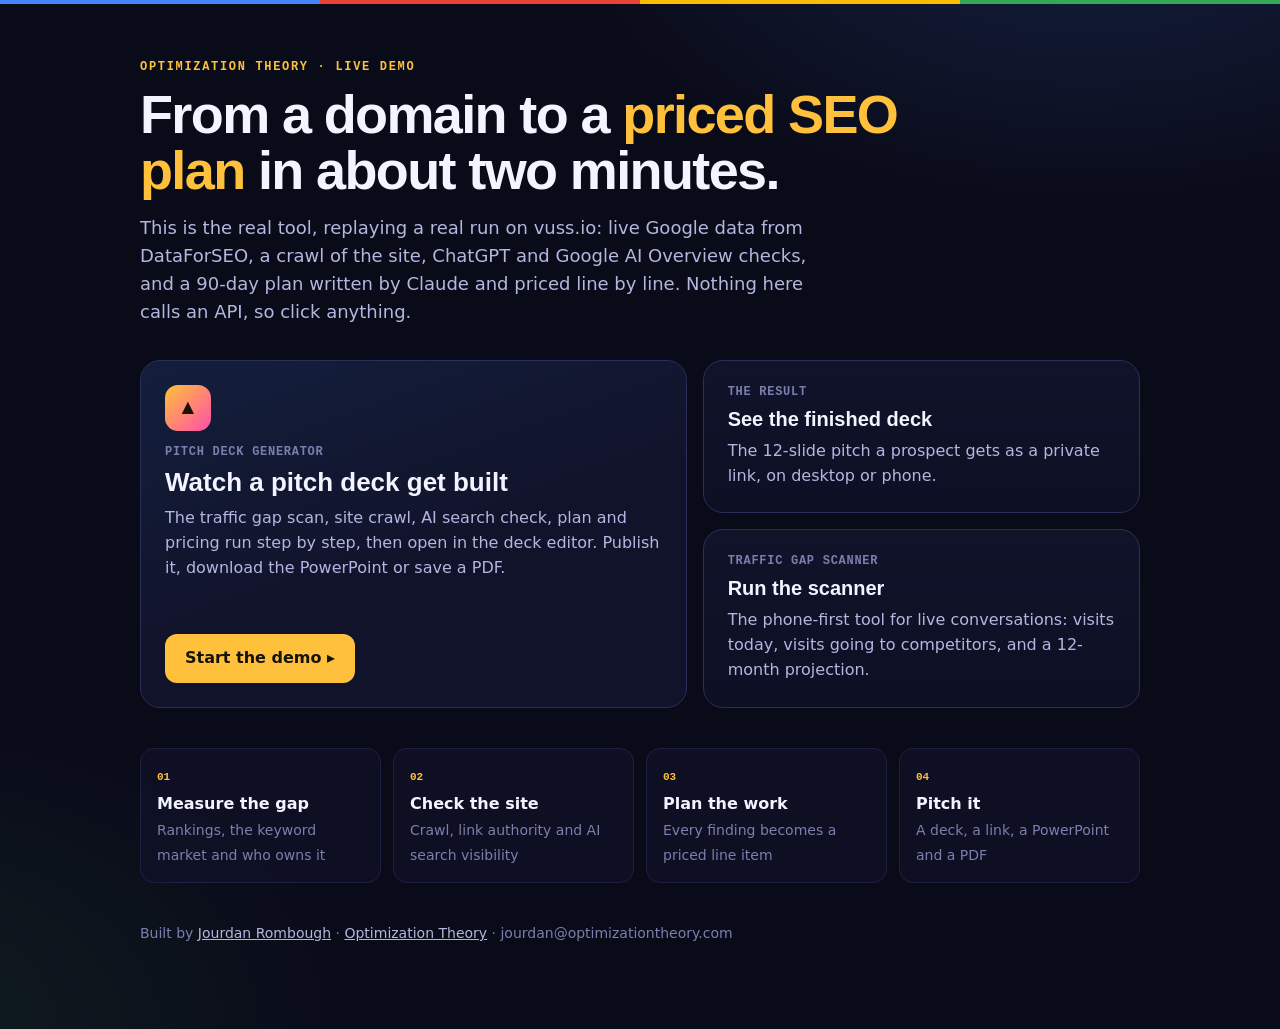
<file: index.html>
<!doctype html><html lang="en"><head><meta charset="utf-8"><title>SEO Tools Demo | Optimization Theory</title><meta http-equiv="refresh" content="0; url=tools/demo/"><link rel="canonical" href="tools/demo/"></head><body><a href="tools/demo/">Open the demo</a></body></html>
</file>
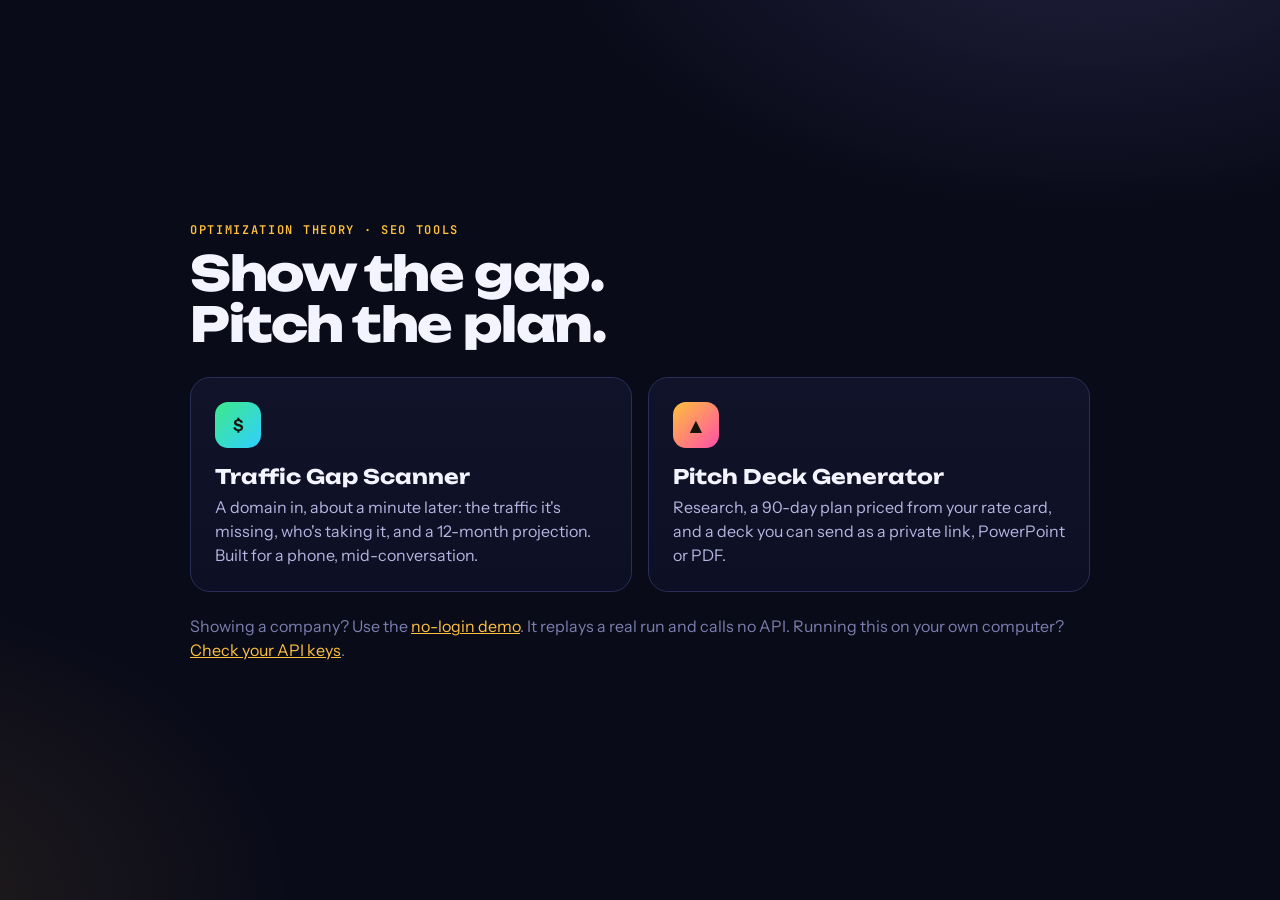
<file: tools/index.html>
<!doctype html>
<html lang="en">
<head>
<meta charset="utf-8">
<meta name="viewport" content="width=device-width,initial-scale=1">
<meta name="robots" content="noindex">
<title>SEO Tools | Optimization Theory</title>
<link rel="preconnect" href="https://fonts.googleapis.com"><link rel="preconnect" href="https://fonts.gstatic.com" crossorigin>
<link href="https://fonts.googleapis.com/css2?family=Unbounded:wght@700;800&family=Instrument+Sans:wght@400;600&family=JetBrains+Mono:wght@600&display=swap" rel="stylesheet">
<style>
*{box-sizing:border-box}body{margin:0;min-height:100vh;background:radial-gradient(900px 500px at 85% -10%,rgba(155,140,255,.16),transparent 60%),radial-gradient(700px 500px at -10% 100%,rgba(255,193,59,.1),transparent 60%),#0a0b19;color:#f3f4ff;font:16px/1.5 "Instrument Sans",system-ui,sans-serif;display:grid;place-items:center;padding:28px 16px}
.w{max-width:900px;width:100%}.e{font:600 12px "JetBrains Mono",monospace;letter-spacing:.14em;text-transform:uppercase;color:#ffc13b}
h1{font:800 clamp(30px,6vw,48px)/1.06 "Unbounded",sans-serif;letter-spacing:-.03em;margin:10px 0 28px}
.g{display:grid;grid-template-columns:1fr 1fr;gap:16px}
a.c{display:block;text-decoration:none;color:inherit;background:linear-gradient(180deg,#11132a,#0d0f24);border:1px solid #2a2e58;border-radius:20px;padding:24px;transition:.2s}
a.c:hover{border-color:#ffc13b;transform:translateY(-3px)}
.c i{display:grid;place-items:center;width:46px;height:46px;border-radius:13px;font-style:normal;font-weight:800;color:#16130a;margin-bottom:16px}
.c b{display:block;font:700 20px "Unbounded",sans-serif;margin-bottom:6px}.c span{color:#b3b7e0}
@media(max-width:640px){.g{grid-template-columns:1fr}}
</style>
</head>
<body><div class="w">
  <div class="e">Optimization Theory · SEO tools</div>
  <h1>Show the gap.<br>Pitch the plan.</h1>
  <div class="g">
    <a class="c" href="traffic-gap/"><i style="background:linear-gradient(135deg,#3ee98a,#2fd0ff)">$</i><b>Traffic Gap Scanner</b><span>A domain in, about a minute later: the traffic it's missing, who's taking it, and a 12-month projection. Built for a phone, mid-conversation.</span></a>
    <a class="c" href="pitch-deck/"><i style="background:linear-gradient(135deg,#ffc13b,#ff4fa8)">▲</i><b>Pitch Deck Generator</b><span>Research, a 90-day plan priced from your rate card, and a deck you can send as a private link, PowerPoint or PDF.</span></a>
  </div>
  <p style="margin-top:22px;color:#7a7fae">Showing a company? Use the <a href="demo/" style="color:#ffc13b">no-login demo</a>. It replays a real run and calls no API. Running this on your own computer? <a href="setup/" style="color:#ffc13b">Check your API keys</a>.</p>
</div></body>
</html>
</file>
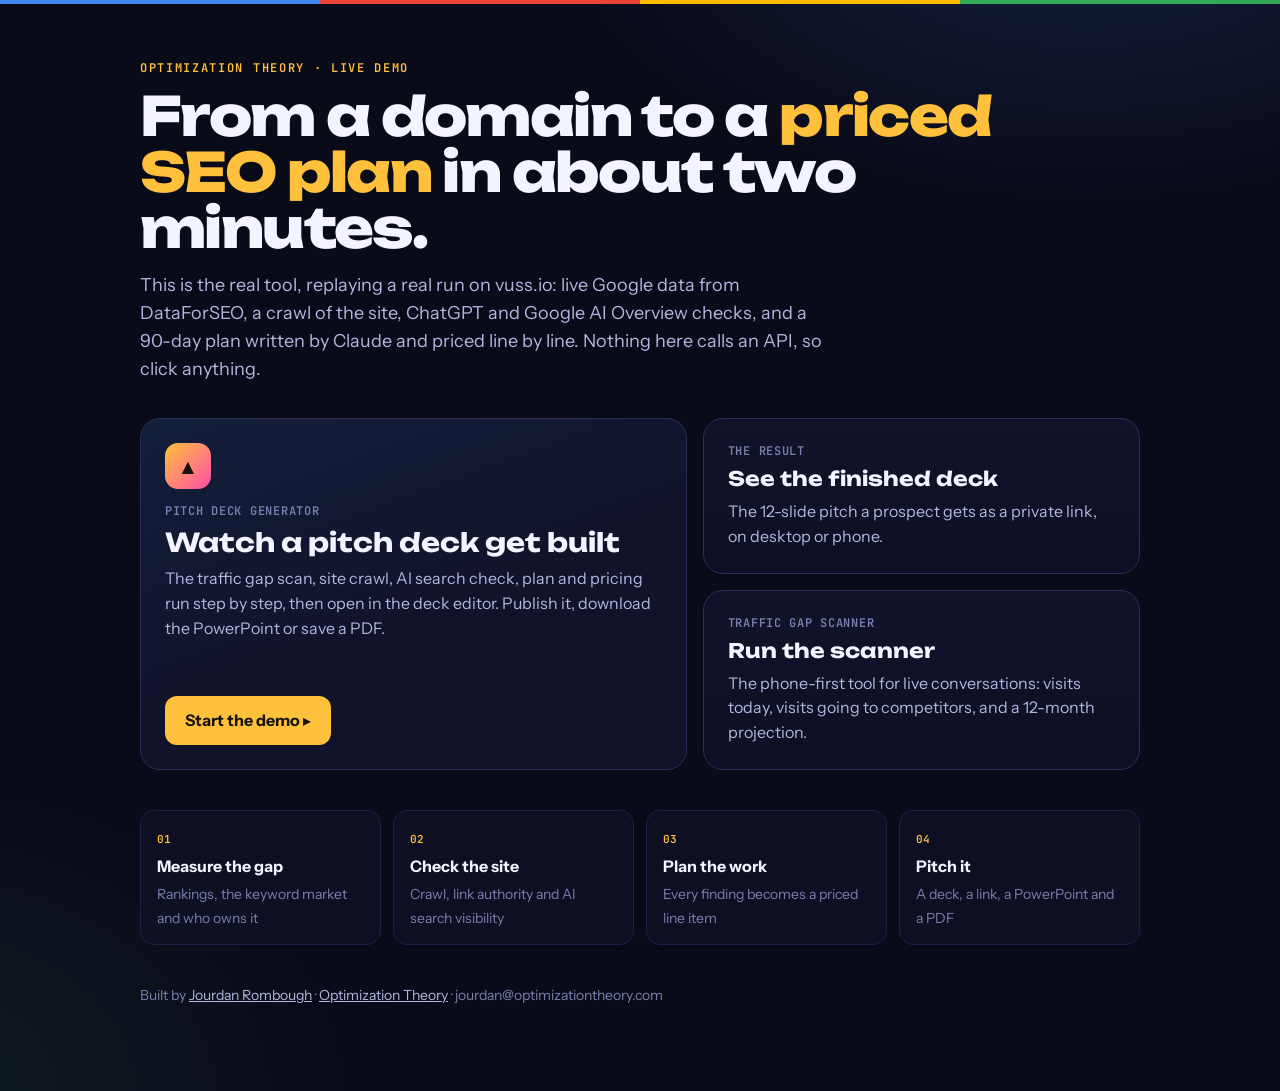
<file: tools/demo/index.html>
<!doctype html>
<html lang="en">
<head>
<meta charset="utf-8">
<meta name="viewport" content="width=device-width,initial-scale=1">
<title>SEO Tools Demo | Optimization Theory</title>
<meta name="description" content="A working demo of Optimization Theory's traffic gap scanner and SEO pitch deck generator, replaying a real run on live search data.">
<link rel="preconnect" href="https://fonts.googleapis.com"><link rel="preconnect" href="https://fonts.gstatic.com" crossorigin>
<link href="https://fonts.googleapis.com/css2?family=Unbounded:wght@700;800&family=Instrument+Sans:wght@400;500;600&family=JetBrains+Mono:wght@500;600&display=swap" rel="stylesheet">
<style>
*{box-sizing:border-box}
body{margin:0;min-height:100vh;background:radial-gradient(900px 520px at 85% -10%,rgba(66,133,244,.18),transparent 60%),radial-gradient(800px 520px at -10% 100%,rgba(52,168,83,.12),transparent 60%),#0a0b19;color:#f3f4ff;font:16px/1.55 "Instrument Sans",system-ui,sans-serif;-webkit-font-smoothing:antialiased}
.w{max-width:1040px;margin:0 auto;padding:56px 20px 70px}
.stripe{height:4px;background:linear-gradient(90deg,#4285f4 0 25%,#ea4335 25% 50%,#fbbc05 50% 75%,#34a853 75%)}
.e{font:600 12px "JetBrains Mono",monospace;letter-spacing:.14em;text-transform:uppercase;color:#ffc13b}
h1{font:800 clamp(32px,6vw,54px)/1.04 "Unbounded",sans-serif;letter-spacing:-.03em;margin:12px 0 16px;max-width:860px}
h1 span{color:#ffc13b}
.lede{color:#b3b7e0;font-size:18px;max-width:700px;margin:0 0 34px}
.g{display:grid;grid-template-columns:1.25fr 1fr;gap:16px}
a.c{display:flex;flex-direction:column;gap:8px;text-decoration:none;color:inherit;background:linear-gradient(180deg,#11132a,#0d0f24);border:1px solid #2a2e58;border-radius:20px;padding:24px;transition:.2s}
a.c:hover{border-color:#ffc13b;transform:translateY(-3px)}
a.c.hero > div{display:flex;flex-direction:column;gap:8px}
a.c.hero{grid-row:span 2;background:linear-gradient(160deg,rgba(66,133,244,.16),rgba(17,19,42,1) 55%);justify-content:space-between}
.c i{display:grid;place-items:center;width:46px;height:46px;border-radius:13px;font-style:normal;font-weight:800;color:#16130a;margin-bottom:6px}
.c b{font:700 20px/1.2 "Unbounded",sans-serif}.c.hero b{font-size:26px}
.c span{color:#b3b7e0}.c em{font:600 12px "JetBrains Mono",monospace;font-style:normal;color:#7a7fae;letter-spacing:.06em;text-transform:uppercase}
.c .go{align-self:flex-start;margin-top:10px;background:#ffc13b;color:#16130a;font-weight:700;border-radius:12px;padding:12px 20px}
.steps{display:grid;grid-template-columns:repeat(4,1fr);gap:12px;margin:40px 0 0}
.steps div{border:1px solid #1d2044;border-radius:14px;padding:14px 16px;background:rgba(17,19,42,.6)}
.steps i{font:600 11px "JetBrains Mono",monospace;font-style:normal;color:#ffc13b}.steps b{display:block;margin:4px 0 2px}.steps span{color:#7a7fae;font-size:14px}
.foot{margin-top:40px;color:#7a7fae;font-size:14px}.foot a{color:#b3b7e0}
@media(max-width:800px){.g{grid-template-columns:1fr}a.c.hero{grid-row:auto}.steps{grid-template-columns:1fr 1fr}}
</style>
</head>
<body>
<div class="stripe"></div>
<div class="w">
  <div class="e">Optimization Theory · live demo</div>
  <h1>From a domain to a <span>priced SEO plan</span> in about two minutes.</h1>
  <p class="lede">This is the real tool, replaying a real run on vuss.io: live Google data from DataForSEO, a crawl of the site, ChatGPT and Google AI Overview checks, and a 90-day plan written by Claude and priced line by line. Nothing here calls an API, so click anything.</p>
  <div class="g">
    <a class="c hero" href="../pitch-deck/?demo=1"><div><i style="background:linear-gradient(135deg,#ffc13b,#ff4fa8)">▲</i><em>Pitch Deck Generator</em><b>Watch a pitch deck get built</b><span>The traffic gap scan, site crawl, AI search check, plan and pricing run step by step, then open in the deck editor. Publish it, download the PowerPoint or save a PDF.</span></div><span class="go">Start the demo ▸</span></a>
    <a class="c" href="../pitch-deck/p/viewer.html?demo=1"><em>The result</em><b>See the finished deck</b><span>The 12-slide pitch a prospect gets as a private link, on desktop or phone.</span></a>
    <a class="c" href="../traffic-gap/?demo=1"><em>Traffic Gap Scanner</em><b>Run the scanner</b><span>The phone-first tool for live conversations: visits today, visits going to competitors, and a 12-month projection.</span></a>
  </div>
  <div class="steps">
    <div><i>01</i><b>Measure the gap</b><span>Rankings, the keyword market and who owns it</span></div>
    <div><i>02</i><b>Check the site</b><span>Crawl, link authority and AI search visibility</span></div>
    <div><i>03</i><b>Plan the work</b><span>Every finding becomes a priced line item</span></div>
    <div><i>04</i><b>Pitch it</b><span>A deck, a link, a PowerPoint and a PDF</span></div>
  </div>
  <p class="foot">Built by <a href="https://optimizationtheory.com/about-jourdan-rombough-seo-web-visibility-expert/">Jourdan Rombough</a> · <a href="https://optimizationtheory.com">Optimization Theory</a> · jourdan@optimizationtheory.com</p>
</div>
</body>
</html>
</file>
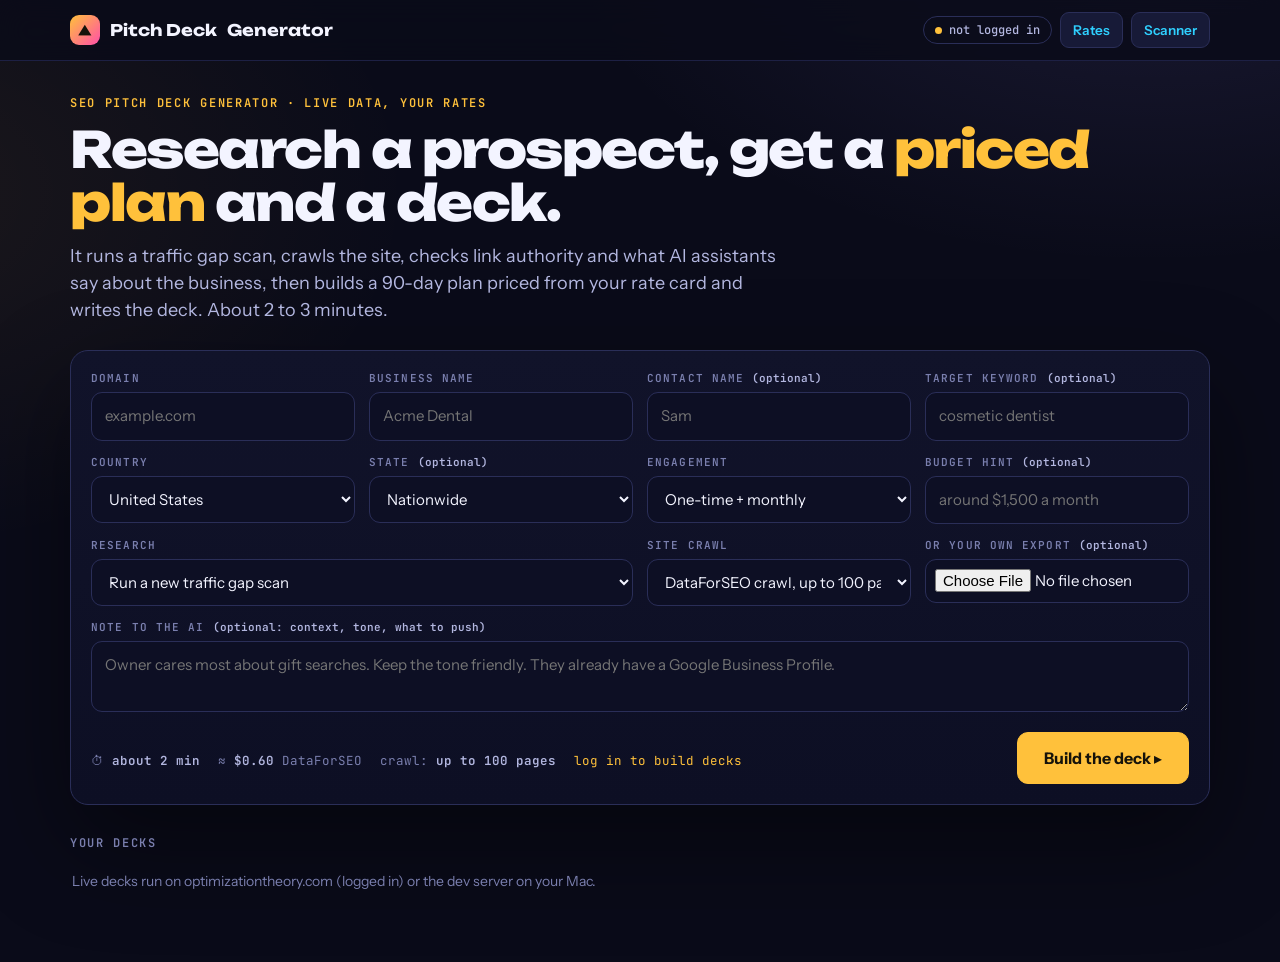
<file: tools/pitch-deck/index.html>
<!doctype html>
<html lang="en">
<head>
<meta charset="utf-8">
<meta name="viewport" content="width=device-width,initial-scale=1,viewport-fit=cover">
<title>SEO Pitch Deck Generator | Optimization Theory</title>
<meta name="robots" content="noindex">
<meta name="theme-color" content="#0a0b19">
<link rel="preconnect" href="https://fonts.googleapis.com"><link rel="preconnect" href="https://fonts.gstatic.com" crossorigin>
<link href="https://fonts.googleapis.com/css2?family=Unbounded:wght@500;700;800&family=Instrument+Sans:wght@400;500;600;700&family=JetBrains+Mono:wght@400;600&family=Outfit:wght@500;600;700&family=Roboto:wght@400;500;700&family=Roboto+Mono:wght@400;500&display=swap" rel="stylesheet">
<link rel="stylesheet" href="deck.css">
<style>
*{box-sizing:border-box}
html,body{margin:0;background:var(--bg);color:var(--ink);font:16px/1.5 var(--body);-webkit-font-smoothing:antialiased}
body{background:radial-gradient(1000px 600px at 90% -10%,rgba(155,140,255,.12),transparent 60%),radial-gradient(900px 600px at -10% 20%,rgba(255,193,59,.07),transparent 60%),var(--bg);min-height:100vh}
a{color:var(--cyan)}
button,input,select,textarea{font:inherit;color:inherit}
.wrap{max-width:1180px;margin:0 auto;padding:0 20px}
.top{position:sticky;top:0;z-index:20;background:rgba(10,11,25,.82);backdrop-filter:blur(14px);border-bottom:1px solid var(--line)}
.top .wrap{display:flex;align-items:center;justify-content:space-between;height:60px;gap:12px}
.logo{display:flex;align-items:center;gap:10px;font:700 16px var(--disp);cursor:pointer;white-space:nowrap}
.logo i{width:30px;height:30px;border-radius:9px;background:linear-gradient(135deg,var(--gold),var(--pink));display:grid;place-items:center;font-style:normal;color:#16130a;font-size:15px}
.tr{display:flex;gap:8px;align-items:center}
.chip{border:1px solid var(--line2);border-radius:999px;padding:5px 11px;font:500 12px var(--mono);display:inline-flex;gap:7px;align-items:center;white-space:nowrap;color:var(--muted)}
.chip .dot{width:7px;height:7px;border-radius:50%;background:var(--gold)}.chip.live .dot{background:var(--green);box-shadow:0 0 10px var(--green)}
.btn{border:1px solid var(--line2);background:var(--panel2);border-radius:11px;padding:10px 16px;font-weight:600;cursor:pointer;transition:.15s;text-decoration:none;display:inline-flex;align-items:center;gap:6px;white-space:nowrap}
.btn:hover{border-color:var(--dim)}
.btn.p{background:var(--gold);border-color:var(--gold);color:#16130a;font-weight:700}.btn.p:hover{filter:brightness(1.07)}
.btn.sm{padding:7px 12px;font-size:13.5px;border-radius:9px}
.btn:disabled{opacity:.5;cursor:default}
.eyebrow{font:600 12px var(--mono);letter-spacing:.14em;text-transform:uppercase;color:var(--gold)}
h1{font:800 50px/1.06 var(--disp);letter-spacing:-.03em;margin:12px 0 14px}
h1 .g{color:var(--gold)}
.lede{color:var(--muted);font-size:18px;max-width:720px;margin:0 0 26px}
.card{background:linear-gradient(180deg,var(--panel),var(--bg2));border:1px solid var(--line2);border-radius:18px;padding:20px}
.form{display:grid;grid-template-columns:repeat(4,1fr);gap:14px;box-shadow:0 40px 100px rgba(0,0,0,.45)}
.f label{display:block;font:600 11px var(--mono);letter-spacing:.1em;text-transform:uppercase;color:var(--dim);margin-bottom:7px}
.f label em{font-style:normal;color:var(--muted);text-transform:none;letter-spacing:0}
.f input,.f select,.f textarea{width:100%;background:#0d0f24;border:1px solid var(--line2);border-radius:11px;padding:12px 13px;font-size:15px;outline:none}
.f textarea{min-height:64px;resize:vertical}
.f input:focus,.f select:focus,.f textarea:focus{border-color:var(--gold);box-shadow:0 0 0 3px rgba(255,193,59,.15)}
.f input[type=file]{padding:9px}
.s2{grid-column:span 2}.s4{grid-column:1/-1}
.est{display:flex;flex-wrap:wrap;gap:6px 18px;font:12.5px var(--mono);color:var(--dim);margin-top:4px}.est b{color:var(--muted);font-weight:600}
.err{display:none;background:rgba(255,93,108,.1);border:1px solid rgba(255,93,108,.4);color:#ffb3bb;padding:12px 14px;border-radius:11px;margin-top:14px}
.hist{margin-top:30px;display:grid;gap:10px}
.hrow{display:flex;justify-content:space-between;align-items:center;gap:12px;padding:14px 16px;border:1px solid var(--line2);border-radius:14px;background:var(--panel);cursor:pointer}
.hrow:hover{border-color:var(--dim)}.hrow b{display:block}.hrow span{color:var(--dim);font-size:13.5px}
.hrow .st{font:600 11px var(--mono);text-transform:uppercase;letter-spacing:.08em;color:var(--gold)}.hrow .st.pub{color:var(--green)}
.empty{color:var(--dim);font-size:14px;padding:10px 2px}
section.view{display:none}section.view.on{display:block}
/* run */
.run{display:grid;grid-template-columns:300px 1fr;gap:18px;padding:22px 0 60px}
.steps{display:flex;flex-direction:column;gap:6px}
.stp{display:flex;gap:10px;align-items:flex-start;padding:10px 12px;border-radius:12px;border:1px solid transparent;color:var(--dim);font-size:14.5px}
.stp i{width:22px;height:22px;flex:none;border-radius:50%;border:1.5px solid var(--line2);display:grid;place-items:center;font-style:normal;font-size:12px;margin-top:1px}
.stp b{display:block;font-weight:600;color:inherit}.stp small{display:block;font-size:12.5px;color:var(--dim);line-height:1.35;margin-top:2px}
.stp.on{border-color:var(--line2);background:var(--panel);color:var(--ink)}.stp.on i{border-color:var(--gold);border-top-color:transparent;animation:spin 1s linear infinite}
.stp.done{color:var(--muted)}.stp.done i{background:var(--green);border-color:var(--green);color:#06140c}
.stp.skip i{border-style:dashed}
@keyframes spin{to{transform:rotate(360deg)}}
.stage{display:flex;flex-direction:column;gap:14px;min-width:0}
.frame{position:relative;height:min(78vh,760px);border-radius:18px;overflow:hidden;border:1px solid var(--line2);background:#05060f}
.frame iframe{width:100%;height:100%;border:0;display:block}
.feed{display:flex;flex-direction:column;gap:10px}
.fc{background:var(--panel);border:1px solid var(--line2);border-radius:14px;padding:14px 16px;animation:pop .5s cubic-bezier(.2,.8,.2,1)}
.fc h4{margin:0 0 6px;font:600 12px var(--mono);letter-spacing:.1em;text-transform:uppercase;color:var(--dim)}
.fc .row{display:flex;justify-content:space-between;gap:12px;padding:5px 0;border-top:1px solid var(--line);font-size:14px}.fc .row:first-of-type{border-top:0}
.fc .y{color:var(--green)}.fc .n{color:var(--red)}.fc .m{color:var(--gold)}
.runbar{display:flex;justify-content:space-between;align-items:center;font:12.5px var(--mono);color:var(--dim)}
@keyframes pop{from{opacity:0;transform:translateY(10px)}}
/* editor */
.ed{display:grid;grid-template-columns:minmax(0,1fr) 370px;gap:18px;padding:18px 0 60px;align-items:start}
.edbar{position:sticky;top:60px;z-index:15;background:rgba(10,11,25,.9);backdrop-filter:blur(12px);border-bottom:1px solid var(--line);padding:10px 0}
.edbar .wrap{display:flex;gap:8px;flex-wrap:wrap;align-items:center;justify-content:space-between}
.edbar .l{display:flex;gap:10px;align-items:center;min-width:0}.edbar .l b{font:700 15px var(--disp);white-space:nowrap;overflow:hidden;text-overflow:ellipsis}
.edbar .r{display:flex;gap:8px;flex-wrap:wrap}
.panel{position:sticky;top:130px;max-height:calc(100vh - 150px);overflow:auto;display:flex;flex-direction:column;gap:14px}
.panel .card{padding:16px}
.panel h3{margin:0 0 10px;font:600 12px var(--mono);letter-spacing:.12em;text-transform:uppercase;color:var(--gold)}
.tot{display:grid;grid-template-columns:1fr 1fr;gap:10px}
.tot div{background:#0d0f24;border:1px solid var(--line2);border-radius:12px;padding:10px 12px}.tot b{display:block;font:800 22px var(--disp);color:var(--gold)}.tot span{font-size:12px;color:var(--dim)}
.li{display:grid;grid-template-columns:20px 1fr 48px 74px;gap:6px 8px;align-items:center;padding:8px 0;border-top:1px solid var(--line);font-size:13.5px}
.li:first-child{border-top:0}
.li .nm{line-height:1.3}.li .nm small{display:block;color:var(--dim);font-size:11.5px}
.li input[type=number]{width:100%;background:#0d0f24;border:1px solid var(--line2);border-radius:7px;padding:5px 6px;font:12.5px var(--mono);text-align:right}
.li select{grid-column:2/-1;background:#0d0f24;border:1px solid var(--line2);border-radius:7px;padding:4px 6px;font-size:12px;color:var(--muted)}
.li.off .nm{opacity:.45;text-decoration:line-through}
.row2{display:grid;grid-template-columns:1fr 1fr;gap:10px}
.mini label{display:block;font:600 10.5px var(--mono);letter-spacing:.08em;text-transform:uppercase;color:var(--dim);margin:8px 0 5px}
.mini input,.mini select{width:100%;background:#0d0f24;border:1px solid var(--line2);border-radius:9px;padding:8px 10px;font-size:14px}
.pub{display:none;background:rgba(62,233,138,.08);border:1px solid rgba(62,233,138,.35);border-radius:12px;padding:12px;font-size:13.5px;word-break:break-all}
.pub.on{display:block}
.sl-tog{position:absolute;top:10px;right:12px;z-index:3;font:600 11px var(--mono);color:var(--dim);background:rgba(10,11,25,.8);border:1px solid var(--line2);border-radius:99px;padding:4px 10px;display:flex;gap:6px;align-items:center;cursor:pointer}
#deck{padding:0;gap:22px}
.demo-band{display:none}html.is-demo .demo-band{display:flex;gap:10px;align-items:center;justify-content:center;flex-wrap:wrap;background:linear-gradient(90deg,rgba(66,133,244,.18),rgba(52,168,83,.18));border-bottom:1px solid #2a2e58;color:#dfe3ff;font:500 13px/1.4 "JetBrains Mono",monospace;padding:8px 16px;text-align:center}
html.is-demo .demo-band b{color:#ffc13b;font-weight:600}
html.is-demo input:disabled,html.is-demo select:disabled,html.is-demo textarea:disabled{opacity:.85;cursor:not-allowed}
.toast{position:fixed;left:50%;bottom:24px;transform:translateX(-50%) translateY(30px);opacity:0;background:var(--panel2);border:1px solid var(--line2);padding:11px 18px;border-radius:12px;transition:.3s;z-index:50;font-size:14px}
.toast.on{opacity:1;transform:translateX(-50%)}
@media(max-width:1000px){.form{grid-template-columns:1fr 1fr}.run{grid-template-columns:1fr}.steps{flex-direction:row;overflow-x:auto;padding-bottom:4px}.stp{min-width:180px}.ed{grid-template-columns:1fr}.panel{position:static;max-height:none}}
@media(max-width:700px){.wrap{padding:0 16px}h1{font-size:32px}.lede{font-size:16px}.form{grid-template-columns:1fr}.s2,.s4{grid-column:auto}.top .wrap{height:56px}.logo{font-size:14px}.logo span{display:none}.chip span:last-child{display:none}.chip{padding:7px}.frame{height:70vh}.edbar{top:56px}.edbar .l b{font-size:13px}}
@media print{.demo-band{display:none!important}.top,.edbar,.panel,.toast,.sl-tog,#home,#run{display:none!important}.ed{display:block;padding:0}.wrap{max-width:none;padding:0}body{background:#0a0b19}}
</style>
</head>
<body>
<div class="demo-band">Demo · replays a real run on <b id="demoDom">vuss.io</b> recorded on <span id="demoDate"></span> · no live data is pulled, nothing is charged</div>
<div class="top"><div class="wrap">
  <div class="logo" onclick="goHome()"><i>▲</i>Pitch Deck <span>Generator</span></div>
  <div class="tr"><span class="chip" id="mode"><span class="dot"></span><span>checking…</span></span><a class="btn sm" href="settings/">Rates</a><a class="btn sm" href="../traffic-gap/">Scanner</a><button class="btn sm" id="loginBtn" style="display:none">Log in</button></div>
</div></div>

<section class="view on" id="home"><div class="wrap" style="padding-top:34px;padding-bottom:60px">
  <div class="eyebrow">SEO pitch deck generator · live data, your rates</div>
  <h1>Research a prospect, get a <span class="g">priced plan</span> and a deck.</h1>
  <p class="lede">It runs a traffic gap scan, crawls the site, checks link authority and what AI assistants say about the business, then builds a 90-day plan priced from your rate card and writes the deck. About 2 to 3 minutes.</p>
  <form class="card form" id="form" onsubmit="event.preventDefault();build()">
    <div class="f"><label>Domain</label><input id="fDomain" placeholder="example.com" required autocomplete="off"></div>
    <div class="f"><label>Business name</label><input id="fBiz" placeholder="Acme Dental" autocomplete="off"></div>
    <div class="f"><label>Contact name <em>(optional)</em></label><input id="fContact" placeholder="Sam" autocomplete="off"></div>
    <div class="f"><label>Target keyword <em>(optional)</em></label><input id="fKw" placeholder="cosmetic dentist" autocomplete="off"></div>
    <div class="f"><label>Country</label><select id="fCc"><option value="us">United States</option><option value="uk">United Kingdom</option><option value="ca">Canada</option><option value="au">Australia</option></select></div>
    <div class="f"><label>State <em>(optional)</em></label><select id="fSt"></select></div>
    <div class="f"><label>Engagement</label><select id="fEng"><option value="both">One-time + monthly</option><option value="monthly">Monthly retainer</option><option value="project">One-time project</option></select></div>
    <div class="f"><label>Budget hint <em>(optional)</em></label><input id="fBudget" placeholder="around $1,500 a month" autocomplete="off"></div>
    <div class="f s2"><label>Research</label><select id="fReuse"><option value="">Run a new traffic gap scan</option></select></div>
    <div class="f"><label>Site crawl</label><select id="fCrawlN"><option value="100">DataForSEO crawl, up to 100 pages</option><option value="250">Up to 250 pages (may finish partly)</option><option value="500">Up to 500 pages (may finish partly)</option><option value="0">Don't crawl</option></select></div>
    <div class="f"><label>Or your own export <em>(optional)</em></label><input type="file" id="fCrawl" accept=".csv,.zip" title="Screaming Frog internal_all.csv or a Sitebulb export zip"></div>
    <div class="f s4"><label>Note to the AI <em>(optional: context, tone, what to push)</em></label><textarea id="fNote" maxlength="600" placeholder="Owner cares most about gift searches. Keep the tone friendly. They already have a Google Business Profile."></textarea></div>
    <div class="s4" style="display:flex;justify-content:space-between;align-items:center;gap:12px;flex-wrap:wrap"><div class="est" id="est"></div><button class="btn p" type="submit" style="padding:13px 26px">Build the deck ▸</button></div>
  </form>
  <div class="err" id="err"></div>
  <div class="hist"><div class="eyebrow" style="color:var(--dim)">Your decks</div><div id="decks"><div class="empty">Loading…</div></div></div>
</div></section>

<section class="view" id="run"><div class="wrap"><div class="run">
  <div class="steps" id="steps"></div>
  <div class="stage">
    <div class="runbar"><span id="runHead">Starting…</span><span id="runCost">$0.00</span></div>
    <div class="frame" id="frame"></div>
    <div class="feed" id="feed"></div>
  </div>
</div></div></section>

<section class="view" id="edit">
  <div class="edbar"><div class="wrap"><div class="l"><button class="btn sm" onclick="goHome()">◂</button><b id="edTitle"></b></div>
    <div class="r"><button class="btn sm" onclick="saveDeck(true)">Save</button><button class="btn sm" onclick="exportPptx()">PowerPoint</button><button class="btn sm" onclick="window.print()">PDF</button><button class="btn sm p" onclick="publish()">Publish link</button></div></div></div>
  <div class="wrap"><div class="ed">
    <div id="deck"></div>
    <div class="panel">
      <div class="pub card" id="pubBox"></div>
      <div class="card"><h3>Price</h3><div class="tot" id="tot"></div>
        <div class="mini row2"><div><label>Monthly plan</label><select id="pTier"></select></div><div><label>Engagement</label><select id="pEng"><option value="both">One-time + monthly</option><option value="monthly">Monthly only</option><option value="project">One-time only</option></select></div></div>
        <div class="mini row2"><div><label>Deck style</label><select id="pTheme"><option value="google">Google colors (light)</option><option value="night">Night (dark)</option></select></div><div></div></div>
        <div class="mini row2"><div><label>Visit → lead %</label><input type="number" id="pLead" step="0.1" min="0"></div><div><label>Value per lead $</label><input type="number" id="pVal" step="10" min="0"></div></div>
      </div>
      <div class="card"><h3>Line items</h3><div id="lines"></div></div>
      <div class="card"><h3>Research</h3><div id="rsum" style="font-size:13.5px;color:var(--muted)"></div></div>
    </div>
  </div></div>
</section>
<div class="toast" id="toast"></div>
<script src="rates.js"></script>
<script src="crawl.js"></script>
<script src="deck.js"></script>
<script src="../demo/demo.js"></script>
<script src="../browser/sample-rates.js"></script>
<script src="../browser/browser.js"></script>
<script src="app.js"></script>
</body>
</html>
</file>
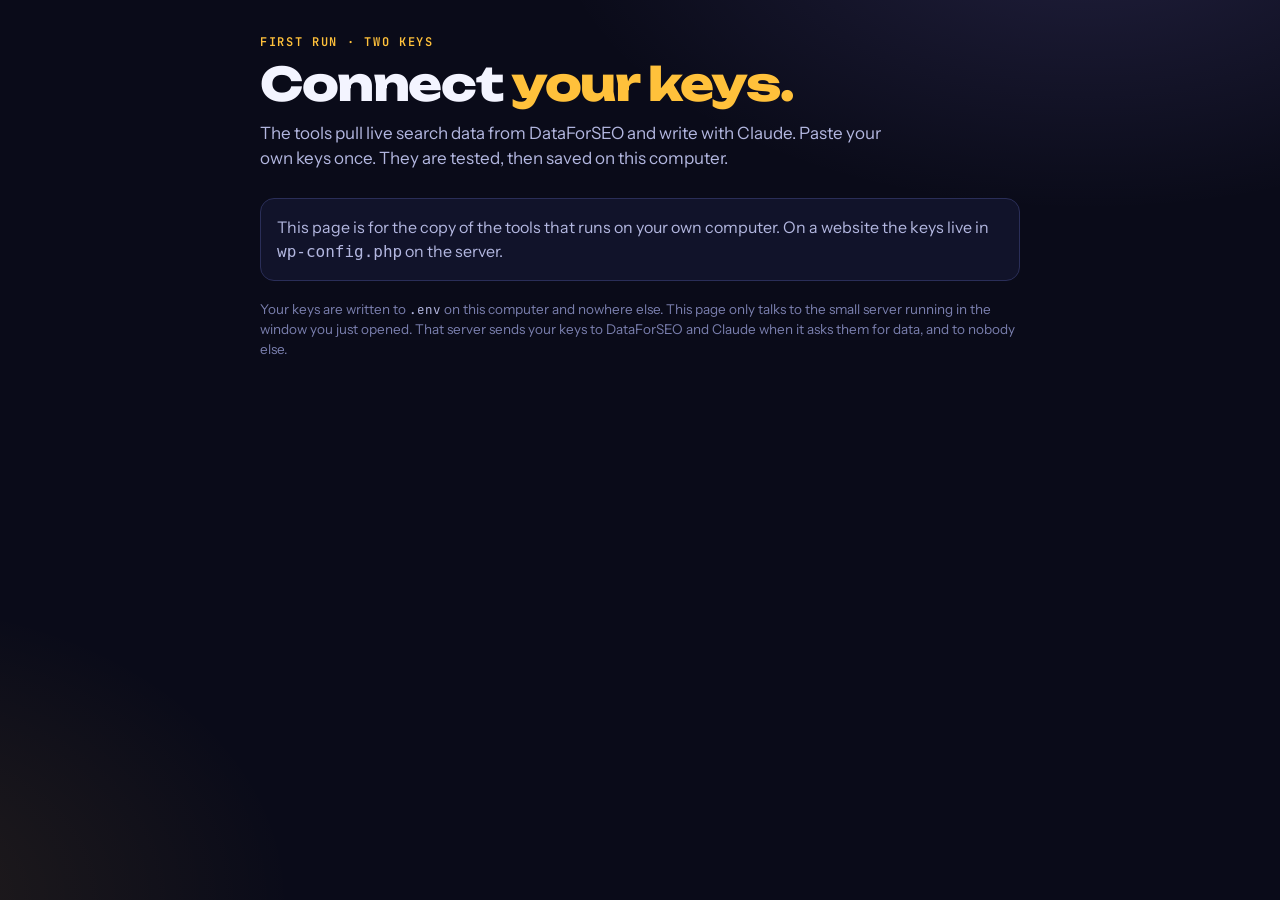
<file: tools/setup/index.html>
<!doctype html>
<html lang="en">
<head>
<meta charset="utf-8">
<meta name="viewport" content="width=device-width,initial-scale=1">
<meta name="robots" content="noindex">
<meta name="theme-color" content="#0a0b19">
<title>Connect your keys | SEO tools</title>
<link rel="preconnect" href="https://fonts.googleapis.com"><link rel="preconnect" href="https://fonts.gstatic.com" crossorigin>
<link href="https://fonts.googleapis.com/css2?family=Unbounded:wght@700;800&family=Instrument+Sans:wght@400;500;600;700&family=JetBrains+Mono:wght@400;600&display=swap" rel="stylesheet">
<style>
:root{--bg:#0a0b19;--panel:#11132a;--bg2:#0d0f24;--line:#2a2e58;--ink:#f3f4ff;--muted:#b3b7e0;--dim:#7a7fae;--gold:#ffc13b;--green:#3ee98a;--red:#ff6b81;--cyan:#2fd0ff;--disp:"Unbounded",system-ui,sans-serif;--body:"Instrument Sans",system-ui,sans-serif;--mono:"JetBrains Mono",ui-monospace,monospace}
*{box-sizing:border-box}
html,body{margin:0}
body{min-height:100vh;background:radial-gradient(900px 500px at 85% -10%,rgba(155,140,255,.16),transparent 60%),radial-gradient(700px 500px at -10% 100%,rgba(255,193,59,.1),transparent 60%),var(--bg);color:var(--ink);font:16px/1.5 var(--body);-webkit-font-smoothing:antialiased;padding:34px 16px 60px}
a{color:var(--cyan)}
button,input{font:inherit;color:inherit}
.w{max-width:760px;margin:0 auto}
.e{font:600 12px var(--mono);letter-spacing:.14em;text-transform:uppercase;color:var(--gold)}
h1{font:800 clamp(30px,6vw,46px)/1.06 var(--disp);letter-spacing:-.03em;margin:10px 0 12px}
h1 span{color:var(--gold)}
.lede{color:var(--muted);font-size:17px;margin:0 0 26px;max-width:640px}
.card{background:linear-gradient(180deg,var(--panel),var(--bg2));border:1px solid var(--line);border-radius:18px;padding:22px;margin-bottom:16px;transition:border-color .2s}
.card.ok{border-color:rgba(62,233,138,.55)}.card.bad{border-color:rgba(255,107,129,.6)}
.hd{display:flex;align-items:center;gap:12px;margin-bottom:6px}
.hd i{flex:none;width:34px;height:34px;border-radius:10px;display:grid;place-items:center;font:800 14px var(--disp);font-style:normal;color:#16130a;background:linear-gradient(135deg,#3ee98a,#2fd0ff)}
.card.c2 .hd i{background:linear-gradient(135deg,#ffc13b,#ff4fa8)}
.hd b{font:700 18px var(--disp);letter-spacing:-.01em}
.hd em{margin-left:auto;font:600 11px var(--mono);font-style:normal;letter-spacing:.08em;text-transform:uppercase;color:var(--dim);border:1px solid var(--line);border-radius:999px;padding:4px 9px;white-space:nowrap}
.how{color:var(--muted);font-size:14.5px;margin:0 0 16px}
.how b{color:var(--ink);font-weight:600}
.g{display:grid;grid-template-columns:1fr 1fr;gap:14px}
label{display:block;font:600 11px var(--mono);letter-spacing:.1em;text-transform:uppercase;color:var(--dim);margin-bottom:7px}
.in{position:relative}
input{width:100%;background:#0b0d20;border:1px solid var(--line);border-radius:11px;padding:12px 13px;font-size:15px;outline:none}
input:focus{border-color:var(--gold);box-shadow:0 0 0 3px rgba(255,193,59,.15)}
.in input[type=password],.in input.pw{padding-right:62px}
.eye{position:absolute;right:6px;top:6px;bottom:6px;border:0;background:#1a1d3c;border-radius:8px;padding:0 10px;font:600 11px var(--mono);color:var(--muted);cursor:pointer}
.st{min-height:22px;margin:12px 0 0;font-size:14.5px;color:var(--muted)}
.st.ok{color:var(--green)}.st.bad{color:var(--red)}
.row{display:flex;flex-wrap:wrap;gap:12px;align-items:center;margin-top:6px}
.btn{border:1px solid var(--line);background:#161938;border-radius:12px;padding:13px 20px;font-weight:600;cursor:pointer;text-decoration:none;color:var(--ink);display:inline-flex;align-items:center;gap:8px;transition:.15s}
.btn:hover{border-color:var(--dim)}
.btn.p{background:var(--gold);border-color:var(--gold);color:#16130a;font-weight:700}
.btn.p:hover{filter:brightness(1.07)}
.btn:disabled{opacity:.55;cursor:default}
.spin{width:15px;height:15px;border-radius:50%;border:2.5px solid rgba(22,19,10,.3);border-top-color:#16130a;animation:sp .7s linear infinite;display:none}
.busy .spin{display:inline-block}
@keyframes sp{to{transform:rotate(360deg)}}
.safe{color:var(--dim);font-size:13.5px;margin:18px 0 0}
.safe code{font:400 12.5px var(--mono);color:var(--muted);word-break:break-all}
.next{display:none;margin-top:26px}
.next.on{display:block}
.next h2{font:700 22px var(--disp);letter-spacing:-.02em;margin:0 0 14px}
.steps{display:grid;grid-template-columns:repeat(3,1fr);gap:12px}
.steps a{display:block;text-decoration:none;color:inherit;background:var(--panel);border:1px solid var(--line);border-radius:16px;padding:16px;transition:.2s}
.steps a:hover{border-color:var(--gold);transform:translateY(-2px)}
.steps a.main{border-color:var(--gold)}
.steps small{display:block;font:600 11px var(--mono);letter-spacing:.1em;text-transform:uppercase;color:var(--gold);margin-bottom:6px}
.steps b{display:block;font-weight:700;margin-bottom:4px}
.steps span{color:var(--muted);font-size:14px}
.rem{display:none;align-items:center;gap:9px;margin:2px 0 14px;font:400 15px var(--body);letter-spacing:0;text-transform:none;color:var(--muted);cursor:pointer}
.rem input{width:auto;accent-color:var(--gold);padding:0}
#dataCard{display:none;margin-top:26px}
.note{display:none;background:var(--panel);border:1px solid var(--line);border-radius:14px;padding:16px;color:var(--muted)}
@media(max-width:640px){.g,.steps{grid-template-columns:1fr}.hd em{display:none}}
</style>
</head>
<body>
<div class="w">
  <div class="e">First run · two keys</div>
  <h1>Connect <span>your keys.</span></h1>
  <p class="lede">The tools pull live search data from DataForSEO and write with Claude. Paste your own keys once. They are tested, then saved on this computer.</p>

  <div class="note" id="remote">This page is for the copy of the tools that runs on your own computer. On a website the keys live in <code>wp-config.php</code> on the server.</div>

  <form id="f" autocomplete="off">
    <div class="card c1" id="cDfs">
      <div class="hd"><i>1</i><b>DataForSEO</b><em>required</em></div>
      <p class="how">Sign in at <a href="https://app.dataforseo.com/api-access" target="_blank" rel="noopener">app.dataforseo.com/api-access</a> and copy the <b>API login</b> and <b>API password</b>. The API password is made for you by DataForSEO. It is not the password you sign in with.</p>
      <div class="g">
        <div><label for="login">API login</label><div class="in"><input id="login" name="ot-dfs-login" inputmode="email" spellcheck="false" autocapitalize="off" placeholder="you@youragency.com"></div></div>
        <div><label for="password">API password</label><div class="in"><input id="password" name="ot-dfs-password" type="password" spellcheck="false" autocomplete="new-password" placeholder="16 characters"><button type="button" class="eye" data-for="password">show</button></div></div>
      </div>
      <p class="st" id="sDfs"></p>
    </div>

    <div class="card c2" id="cCl">
      <div class="hd"><i>2</i><b>Claude</b><em>recommended</em></div>
      <p class="how">Sign in at <a href="https://platform.claude.com/settings/keys" target="_blank" rel="noopener">platform.claude.com</a>, open <b>Settings</b>, then <b>API keys</b>, and choose <b>Create key</b>. The account needs credits (Settings, then Billing). Leave this blank and the tools fall back to their backup AI.</p>
      <label for="anthropic">API key</label>
      <div class="in"><input id="anthropic" name="ot-claude-key" type="password" spellcheck="false" autocomplete="new-password" placeholder="sk-ant-..."><button type="button" class="eye" data-for="anthropic">show</button></div>
      <p class="st" id="sCl"></p>
    </div>

    <label class="rem" id="remWrap"><input type="checkbox" id="remember" checked> Remember my keys in this browser</label>
    <div class="row">
      <button class="btn p" id="go" type="submit"><span class="spin"></span><span id="goT">Test and save</span></button>
      <a class="btn" href="../demo/">Watch a recorded run first</a>
    </div>
    <p class="st bad" id="sSave"></p>
  </form>

  <p class="safe" id="safe">Your keys are written to <code id="file">.env</code> on this computer and nowhere else. This page only talks to the small server running in the window you just opened. That server sends your keys to DataForSEO and Claude when it asks them for data, and to nobody else.</p>

  <div class="card" id="dataCard">
    <div class="hd"><i>3</i><b>Your data</b><em>this browser</em></div>
    <p class="how">Your decks, scans and rate card are saved in this browser. Clearing your browser data removes them, so keep a backup. The backup never includes your keys.</p>
    <div class="row"><button type="button" class="btn" id="bk">Download a backup</button><button type="button" class="btn" id="rs">Restore a backup</button><button type="button" class="btn" id="fg">Forget my keys</button><input type="file" id="rsFile" accept="application/json,.json" style="display:none"></div>
    <p class="st" id="sData"></p>
  </div>

  <div class="next" id="next">
    <h2>You're connected. Next:</h2>
    <div class="steps">
      <a class="main" href="../pitch-deck/settings/"><small>Step 1</small><b>Set your rate card</b><span>Your name, logo and prices. Every plan is priced from it.</span></a>
      <a href="../pitch-deck/"><small>Step 2</small><b>Build your first deck</b><span>Try your own domain. About two minutes.</span></a>
      <a href="../traffic-gap/"><small>Or</small><b>Run a traffic gap scan</b><span>A domain in, the missing traffic out. About a minute.</span></a>
    </div>
  </div>
</div>
<script src="../browser/browser.js"></script>
<script>
const $ = s => document.querySelector(s);
const api = (body) => fetch("../pitch-deck/api.php?a=setup", body ? { method: "POST", cache: "no-store", headers: { "Content-Type": "application/json" }, body: JSON.stringify(body) } : { cache: "no-store" }).then(r => r.json());
const money = n => n == null ? "" : " · balance $" + Number(n).toFixed(2);
function st(id, card, cls, msg) { const e = $(id); e.className = "st " + cls; e.textContent = msg; if (card) $(card).className = $(card).className.replace(/ (ok|bad)$/, "") + (cls ? " " + cls : ""); }
function done() { $("#next").classList.add("on"); $("#goT").textContent = "Test and save again"; }

document.querySelectorAll(".eye").forEach(b => b.onclick = () => { const i = $("#" + b.dataset.for), show = i.type === "password"; i.type = show ? "text" : "password"; i.classList.toggle("pw", show); b.textContent = show ? "hide" : "show"; });

$("#f").addEventListener("submit", async e => {
  e.preventDefault();
  const go = $("#go"); go.disabled = true; go.classList.add("busy"); $("#goT").textContent = "Testing your keys…";
  st("#sDfs", "#cDfs", "", "Testing…"); st("#sCl", "#cCl", "", $("#anthropic").value.trim() || SAVED.claude ? "Testing…" : ""); $("#sSave").textContent = "";
  let r;
  try { r = await api({ login: $("#login").value, password: $("#password").value, anthropic: $("#anthropic").value, remember: $("#remember").checked }); }
  catch (er) { r = { ok: false, errors: { save: "The tool's window was closed, so there is nothing to talk to. Start the tool again and reload this page." } }; }
  go.disabled = false; go.classList.remove("busy");
  const er = r.errors || {};
  if (er.dataforseo) st("#sDfs", "#cDfs", "bad", "✕ " + er.dataforseo); else if (r.ok) st("#sDfs", "#cDfs", "ok", "✓ Connected" + money(r.balance)); else st("#sDfs", "#cDfs", "", "");
  if (er.claude) st("#sCl", "#cCl", "bad", "✕ " + er.claude); else if (r.ok) st("#sCl", "#cCl", r.claude ? "ok" : "", r.claude ? "✓ Key accepted" : "No Claude key. The tools will use their backup AI."); else st("#sCl", "#cCl", "", "");
  if (er.save) $("#sSave").textContent = er.save;
  if (r.ok) { SAVED = { dataforseo: true, claude: r.claude }; if (r.file && $("#file")) $("#file").textContent = r.file; $("#password").value = ""; $("#anthropic").value = ""; hints(); done(); }
  else $("#goT").textContent = "Test and save";
});

/* no server: keys and data live in this browser */
function browserMode() {
  $("#remWrap").style.display = "flex"; $("#dataCard").style.display = "block";
  $("#safe").textContent = "Your keys are saved in this browser, on this computer, and nowhere else. This page sends them straight to DataForSEO and Claude when it asks them for data, and to nobody else. The site that served this page never receives them.";
  $("#bk").onclick = async () => {
    const d = await BROWSER.backup(), a = document.createElement("a");
    a.href = URL.createObjectURL(new Blob([JSON.stringify(d)], { type: "application/json" })); a.download = "seo-tools-backup-" + d.saved.slice(0, 10) + ".json"; a.click();
    st("#sData", null, "ok", "✓ Backup downloaded: " + d.items.length + " items. Your keys are not in it.");
  };
  $("#rs").onclick = () => $("#rsFile").click();
  $("#rsFile").onchange = async e => {
    try { const n = await BROWSER.restore(JSON.parse(await e.target.files[0].text())); st("#sData", null, "ok", "✓ Restored " + n + " items."); }
    catch (er) { st("#sData", null, "bad", "✕ " + (er.message || "That file could not be read.")); }
    e.target.value = "";
  };
  $("#fg").onclick = () => { BROWSER.forgetKeys(); location.reload(); };
}
let SAVED = { dataforseo: false, claude: false };
function hints() {
  if (SAVED.dataforseo) $("#password").placeholder = "saved · leave blank to keep";
  if (SAVED.claude) $("#anthropic").placeholder = "saved · leave blank to keep";
}
(async () => {
  let h = null;
  try { h = await fetch("../pitch-deck/api.php?a=health", { cache: "no-store" }).then(r => r.json()); } catch (e) { }
  if (!h || h.mode !== "local") { $("#remote").style.display = "block"; $("#f").style.display = "none"; return; }
  if (h.browser && window.BROWSER) browserMode();
  try {
    const s = await api();
    SAVED = { dataforseo: !!s.dataforseo, claude: !!s.claude };
    if (s.file && $("#file")) $("#file").textContent = s.file;
    if (s.dataforseo) { $("#login").placeholder = s.login || "saved"; st("#sDfs", "#cDfs", "ok", "✓ Keys saved on this computer"); }
    if (s.claude) st("#sCl", "#cCl", "ok", "✓ Key saved on this computer");
    hints();
    if (s.dataforseo) done();
  } catch (e) { }
})();
</script>
</body>
</html>
</file>
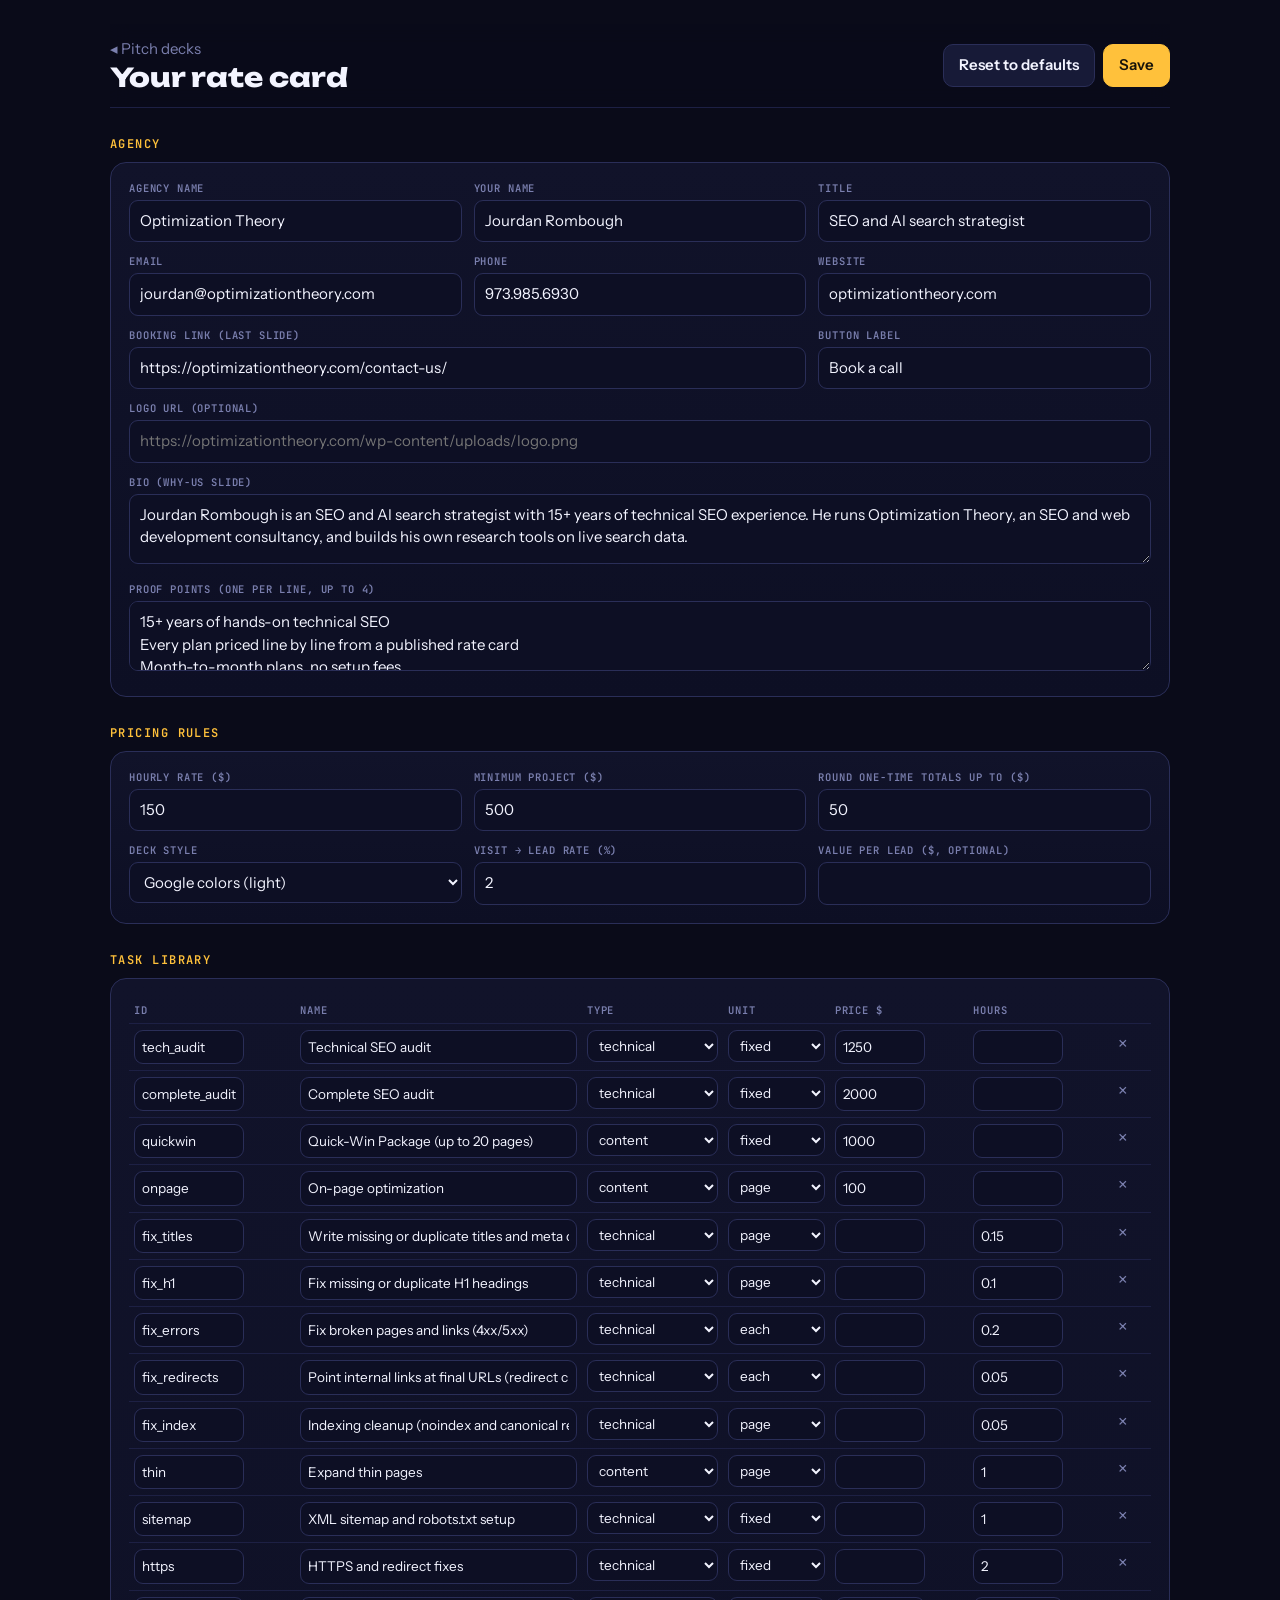
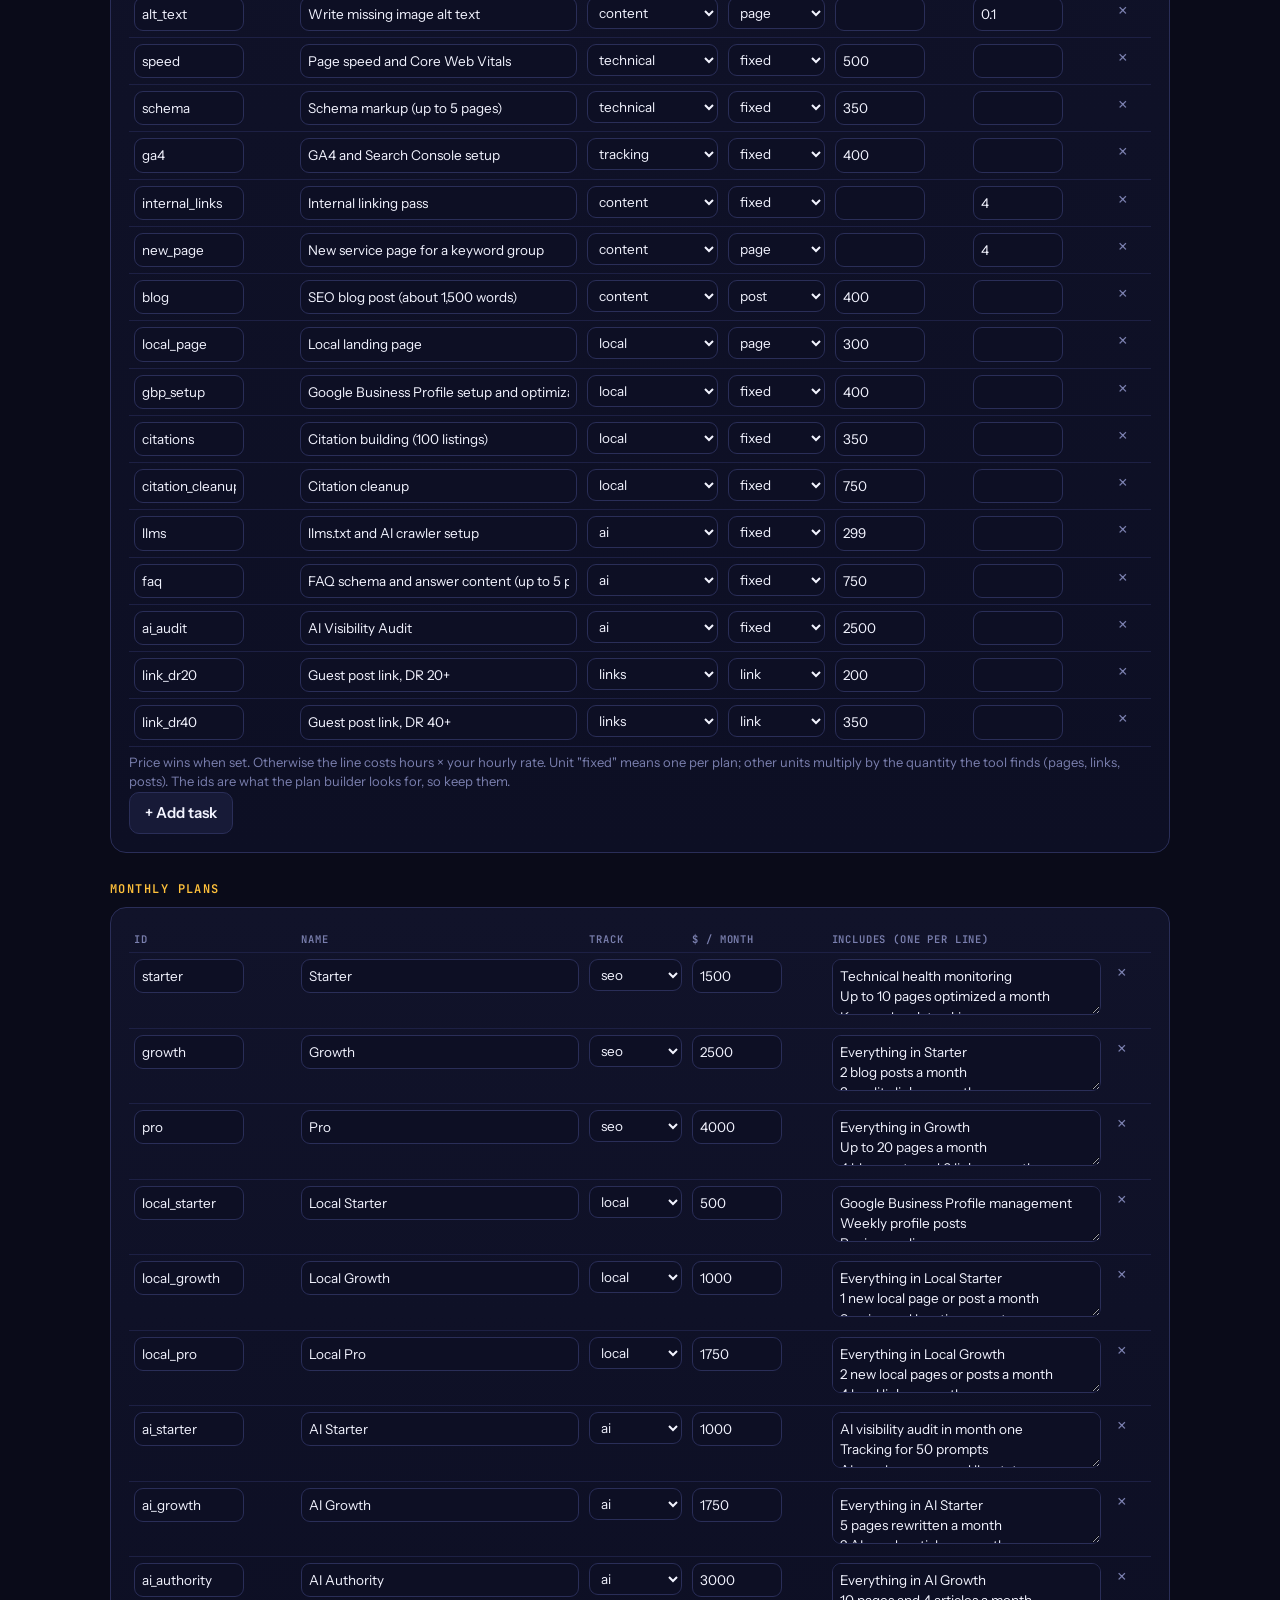
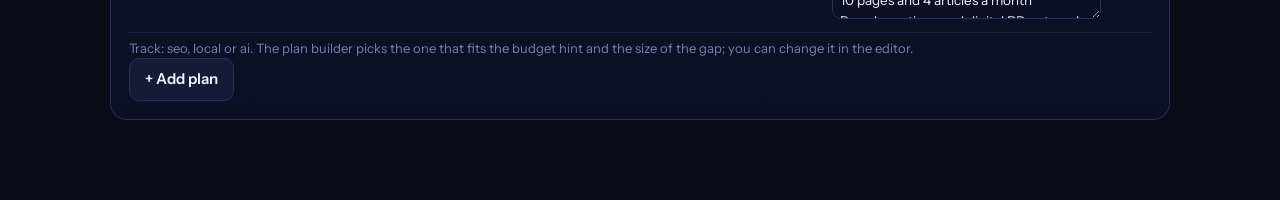
<file: tools/pitch-deck/settings/index.html>
<!doctype html>
<html lang="en">
<head>
<meta charset="utf-8">
<meta name="viewport" content="width=device-width,initial-scale=1">
<meta name="robots" content="noindex">
<title>Rate card · Pitch Deck Generator</title>
<link rel="preconnect" href="https://fonts.googleapis.com"><link rel="preconnect" href="https://fonts.gstatic.com" crossorigin>
<link href="https://fonts.googleapis.com/css2?family=Unbounded:wght@700;800&family=Instrument+Sans:wght@400;500;600;700&family=JetBrains+Mono:wght@400;600&display=swap" rel="stylesheet">
<style>
:root{--bg:#0a0b19;--bg2:#0d0f24;--panel:#11132a;--line:#1d2044;--line2:#2a2e58;--ink:#f3f4ff;--muted:#b3b7e0;--dim:#7a7fae;--gold:#ffc13b;--green:#3ee98a;--red:#ff5d6c}
*{box-sizing:border-box}body{margin:0;background:var(--bg);color:var(--ink);font:15px/1.5 "Instrument Sans",system-ui,sans-serif}
button,input,select,textarea{font:inherit;color:inherit}
.wrap{max-width:1100px;margin:0 auto;padding:24px 20px 80px}
.top{display:flex;justify-content:space-between;align-items:center;gap:12px;flex-wrap:wrap;position:sticky;top:0;background:rgba(10,11,25,.92);backdrop-filter:blur(10px);padding:14px 0;z-index:5;border-bottom:1px solid var(--line)}
h1{font:800 26px "Unbounded",sans-serif;margin:0}
h2{font:600 12px "JetBrains Mono",monospace;letter-spacing:.12em;text-transform:uppercase;color:var(--gold);margin:28px 0 10px}
.card{background:linear-gradient(180deg,var(--panel),var(--bg2));border:1px solid var(--line2);border-radius:16px;padding:18px}
.g{display:grid;grid-template-columns:repeat(3,1fr);gap:12px}.g .w2{grid-column:span 2}.g .w3{grid-column:1/-1}
label{display:block;font:600 10.5px "JetBrains Mono",monospace;letter-spacing:.08em;text-transform:uppercase;color:var(--dim);margin-bottom:5px}
input,select,textarea{width:100%;background:#0d0f24;border:1px solid var(--line2);border-radius:9px;padding:9px 10px;outline:none}
input:focus,textarea:focus,select:focus{border-color:var(--gold)}
textarea{min-height:70px;resize:vertical}
table{width:100%;border-collapse:collapse}td,th{padding:6px 5px;border-bottom:1px solid var(--line);vertical-align:top;text-align:left}
th{font:600 10.5px "JetBrains Mono",monospace;letter-spacing:.08em;text-transform:uppercase;color:var(--dim)}
td input,td select,td textarea{padding:6px 7px;font-size:13.5px}td textarea{min-height:56px}
.n{width:90px}
.btn{border:1px solid var(--line2);background:#171a37;border-radius:10px;padding:9px 15px;font-weight:600;cursor:pointer;text-decoration:none;color:var(--ink)}.btn.p{background:var(--gold);border-color:var(--gold);color:#16130a}
.x{background:none;border:0;color:var(--dim);cursor:pointer;font-size:18px}
.hint{color:var(--dim);font-size:13px;margin:6px 0 0}
.ok{color:var(--green)}.bad{color:var(--red)}
@media(max-width:760px){.g{grid-template-columns:1fr}.g .w2{grid-column:auto}.tw{overflow-x:auto}table{min-width:720px}}
</style>
</head>
<body>
<div class="wrap">
  <div class="top"><div><a href="../" style="color:var(--dim);text-decoration:none">◂ Pitch decks</a><h1>Your rate card</h1></div><div style="display:flex;gap:8px;align-items:center"><span id="st" class="hint"></span><button class="btn" onclick="resetDefaults()">Reset to defaults</button><button class="btn p" onclick="save()">Save</button></div></div>

  <h2>Agency</h2>
  <div class="card g">
    <div><label>Agency name</label><input data-a="name"></div><div><label>Your name</label><input data-a="person"></div><div><label>Title</label><input data-a="title"></div>
    <div><label>Email</label><input data-a="email"></div><div><label>Phone</label><input data-a="phone"></div><div><label>Website</label><input data-a="site"></div>
    <div class="w2"><label>Booking link (last slide)</label><input data-a="booking"></div><div><label>Button label</label><input data-a="bookingLabel"></div>
    <div class="w3"><label>Logo URL (optional)</label><input data-a="logo" placeholder="https://optimizationtheory.com/wp-content/uploads/logo.png"></div>
    <div class="w3"><label>Bio (why-us slide)</label><textarea data-a="bio"></textarea></div>
    <div class="w3"><label>Proof points (one per line, up to 4)</label><textarea data-a="proof"></textarea></div>
  </div>

  <h2>Pricing rules</h2>
  <div class="card g">
    <div><label>Hourly rate ($)</label><input type="number" id="hourly"></div><div><label>Minimum project ($)</label><input type="number" id="minimum"></div><div><label>Round one-time totals up to ($)</label><input type="number" id="roundTo"></div>
    <div><label>Deck style</label><select id="theme"><option value="google">Google colors (light)</option><option value="night">Night (dark)</option></select></div>
    <div><label>Visit → lead rate (%)</label><input type="number" step="0.1" id="leadRate"></div><div><label>Value per lead ($, optional)</label><input type="number" id="leadValue"></div>
  </div>

  <h2>Task library</h2>
  <div class="card tw"><table id="tasks"></table><p class="hint">Price wins when set. Otherwise the line costs hours × your hourly rate. Unit "fixed" means one per plan; other units multiply by the quantity the tool finds (pages, links, posts). The ids are what the plan builder looks for, so keep them.</p><button class="btn" onclick="addTask()">+ Add task</button></div>

  <h2>Monthly plans</h2>
  <div class="card tw"><table id="tiers"></table><p class="hint">Track: seo, local or ai. The plan builder picks the one that fits the budget hint and the size of the gap; you can change it in the editor.</p><button class="btn" onclick="addTier()">+ Add plan</button></div>
</div>
<script src="../../demo/demo.js"></script>
<script src="../rates.js"></script>
<script src="../../browser/sample-rates.js"></script>
<script src="../../browser/browser.js"></script>
<script>
const $ = s => document.querySelector(s), esc = s => String(s == null ? "" : s).replace(/[&<>"]/g, c => ({ "&": "&amp;", "<": "&lt;", ">": "&gt;", '"': "&quot;" }[c]));
let R = JSON.parse(JSON.stringify(DEFAULT_RATES)), NONCE = "";
const CATS = ["technical", "content", "local", "ai", "links", "tracking"], UNITS = ["fixed", "page", "each", "post", "link"], TRACKS = ["seo", "local", "ai"];
function fill() {
  document.querySelectorAll("[data-a]").forEach(el => { const v = R.agency[el.dataset.a]; el.value = Array.isArray(v) ? v.join("\n") : (v || ""); });
  $("#theme").value = R.theme || "google"; $("#hourly").value = R.hourly; $("#minimum").value = R.minimum; $("#roundTo").value = R.roundTo; $("#leadRate").value = +(R.roi.leadRate * 100).toFixed(2); $("#leadValue").value = R.roi.leadValue || "";
  $("#tasks").innerHTML = `<tr><th>Id</th><th>Name</th><th>Type</th><th>Unit</th><th>Price $</th><th>Hours</th><th></th></tr>` + R.tasks.map((t, i) => `<tr data-i="${i}"><td><input data-k="id" value="${esc(t.id)}" class="n" style="width:110px"></td><td><input data-k="name" value="${esc(t.name)}"></td><td><select data-k="cat">${CATS.map(c => `<option ${c === t.cat ? "selected" : ""}>${c}</option>`).join("")}</select></td><td><select data-k="unit">${UNITS.map(c => `<option ${c === t.unit ? "selected" : ""}>${c}</option>`).join("")}</select></td><td><input data-k="price" type="number" class="n" value="${t.price ?? ""}"></td><td><input data-k="hours" type="number" step="0.05" class="n" value="${t.hours ?? ""}"></td><td><button class="x" onclick="R.tasks.splice(${i},1);fill()">×</button></td></tr>`).join("");
  $("#tiers").innerHTML = `<tr><th>Id</th><th>Name</th><th>Track</th><th>$ / month</th><th>Includes (one per line)</th><th></th></tr>` + R.tiers.map((t, i) => `<tr data-i="${i}"><td><input data-k="id" value="${esc(t.id)}" style="width:110px"></td><td><input data-k="name" value="${esc(t.name)}"></td><td><select data-k="track">${TRACKS.map(c => `<option ${c === t.track ? "selected" : ""}>${c}</option>`).join("")}</select></td><td><input data-k="price" type="number" class="n" value="${t.price}"></td><td><textarea data-k="includes">${esc((t.includes || []).join("\n"))}</textarea></td><td><button class="x" onclick="R.tiers.splice(${i},1);fill()">×</button></td></tr>`).join("");
}
function read() {
  document.querySelectorAll("[data-a]").forEach(el => { R.agency[el.dataset.a] = el.dataset.a === "proof" ? el.value.split("\n").map(s => s.trim()).filter(Boolean).slice(0, 4) : el.value.trim(); });
  R.theme = $("#theme").value; R.hourly = +$("#hourly").value || 0; R.minimum = +$("#minimum").value || 0; R.roundTo = +$("#roundTo").value || 1;
  R.roi = { ...R.roi, leadRate: (+$("#leadRate").value || 0) / 100, leadValue: +$("#leadValue").value || 0 };
  document.querySelectorAll("#tasks tr[data-i]").forEach(tr => { const t = R.tasks[+tr.dataset.i]; tr.querySelectorAll("[data-k]").forEach(el => { const k = el.dataset.k; t[k] = (k === "price" || k === "hours") ? (el.value === "" ? null : +el.value) : el.value.trim(); }); if (t.price == null) delete t.price; if (t.hours == null) delete t.hours; });
  document.querySelectorAll("#tiers tr[data-i]").forEach(tr => { const t = R.tiers[+tr.dataset.i]; tr.querySelectorAll("[data-k]").forEach(el => { const k = el.dataset.k; t[k] = k === "price" ? +el.value || 0 : k === "includes" ? el.value.split("\n").map(s => s.trim()).filter(Boolean) : el.value.trim(); }); });
}
function addTask() { read(); R.tasks.push({ id: "task_" + (R.tasks.length + 1), cat: "content", name: "New task", unit: "fixed", price: 0 }); fill(); }
function addTier() { read(); R.tiers.push({ id: "plan_" + (R.tiers.length + 1), track: "seo", name: "New plan", price: 0, includes: [] }); fill(); }
function resetDefaults() { if (confirm("Replace this rate card with the defaults from your rates page?")) { R = JSON.parse(JSON.stringify(DEFAULT_RATES)); fill(); } }
async function save() {
  read();
  if (window.DEMO) { $("#st").className = "hint"; $("#st").textContent = "Demo: the rate card isn't saved"; return; }
  const r = await fetch("../api.php?a=rates", { method: "POST", credentials: "same-origin", headers: { "Content-Type": "application/json", "X-OT-Nonce": NONCE }, body: JSON.stringify({ rates: R }) }).then(r => r.json()).catch(e => ({ error: e.message }));
  $("#st").className = "hint " + (r.ok ? "ok" : "bad"); $("#st").textContent = r.ok ? "Saved ✓" : "Not saved: " + (r.error || "error");
}
(async () => {
  if (window.DEMO) { const r = await DEMO.api("rates"); if (r.rates && r.rates.tasks) R = r.rates; fill(); $("#st").textContent = "Demo · read-only"; document.querySelector('a[href="../"]').href = "../?demo=1"; return; }
  try {
    const h = await fetch("../api.php?a=health", { credentials: "same-origin", cache: "no-store" }).then(r => r.json());
    if (h.mode !== "local") { $("#st").className = "hint bad"; $("#st").innerHTML = h.login ? `<a href="${esc(h.login)}" style="color:var(--gold)">Log in</a> to save` : "Log in to save"; }
    NONCE = h.nonce || "";
    const r = await fetch("../api.php?a=rates", { credentials: "same-origin", cache: "no-store" }).then(r => r.json());
    if (r.rates && r.rates.tasks) R = r.rates;
  } catch (e) { }
  fill();
})();
</script>
</body>
</html>
</file>
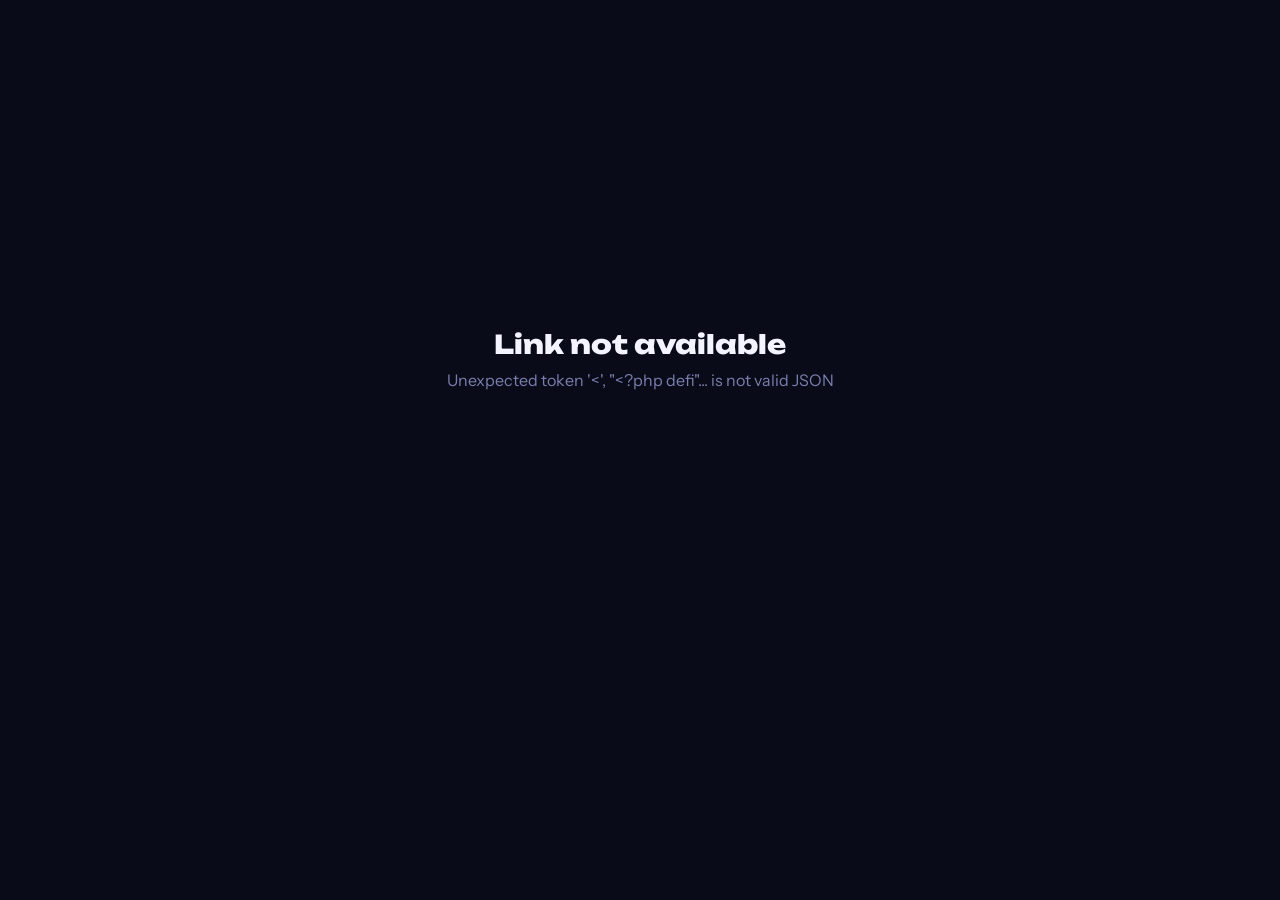
<file: tools/pitch-deck/p/viewer.html>
<!doctype html>
<html lang="en">
<head>
<meta charset="utf-8">
<meta name="viewport" content="width=device-width,initial-scale=1,viewport-fit=cover">
<meta name="robots" content="noindex,nofollow">
<meta name="theme-color" content="#0a0b19">
<title>Search growth plan</title>
<link rel="preconnect" href="https://fonts.googleapis.com"><link rel="preconnect" href="https://fonts.gstatic.com" crossorigin>
<link href="https://fonts.googleapis.com/css2?family=Unbounded:wght@500;700;800&family=Instrument+Sans:wght@400;500;600;700&family=JetBrains+Mono:wght@400;600&family=Outfit:wght@500;600;700&family=Roboto:wght@400;500;700&family=Roboto+Mono:wght@400;500&display=swap" rel="stylesheet">
<link rel="stylesheet" href="../deck.css">
<style>
*{box-sizing:border-box}html,body{margin:0;background:#0a0b19;color:#f3f4ff;font:16px/1.5 "Instrument Sans",system-ui,sans-serif;-webkit-font-smoothing:antialiased}
html{scroll-snap-type:y proximity}.sl{scroll-snap-align:center}
.bar{position:fixed;left:50%;bottom:16px;transform:translateX(-50%);display:flex;gap:8px;z-index:10;background:rgba(17,19,42,.88);backdrop-filter:blur(12px);border:1px solid #2a2e58;border-radius:99px;padding:6px;box-shadow:0 10px 40px rgba(0,0,0,.5)}
.bar a,.bar button{border:0;background:transparent;color:#b3b7e0;font:600 13.5px "Instrument Sans",sans-serif;padding:9px 16px;border-radius:99px;cursor:pointer;text-decoration:none;white-space:nowrap}
.bar .go{background:#ffc13b;color:#16130a}
.msg{min-height:80vh;display:grid;place-items:center;text-align:center;padding:30px;color:#7a7fae}
.msg b{display:block;font:800 26px "Unbounded",sans-serif;color:#f3f4ff;margin-bottom:8px}
.prog{position:fixed;top:0;left:0;height:3px;background:linear-gradient(90deg,#ffc13b,#ff4fa8);z-index:11;width:0}
body.t-google{background:#f1f3f4;color:#202124;font-family:Roboto,system-ui,sans-serif}
body.t-google .bar{background:rgba(255,255,255,.92);border-color:#dadce0;box-shadow:0 2px 12px rgba(60,64,67,.2)}
body.t-google .bar a,body.t-google .bar button{color:#3c4043;font-family:Roboto,sans-serif;font-weight:500}
body.t-google .bar .go{background:#1a73e8;color:#fff}
body.t-google .prog{background:linear-gradient(90deg,#4285f4 0 25%,#ea4335 25% 50%,#fbbc05 50% 75%,#34a853 75%)}
body.t-google .msg b{color:#202124}
@media print{.bar,.prog{display:none}}
</style>
</head>
<body>
<div class="prog" id="prog"></div>
<main id="deck"><div class="msg"><div><b>Loading…</b></div></div></main>
<div class="bar" id="bar" style="display:none"><button onclick="window.print()">Save PDF</button><a class="go" id="cta" target="_blank" rel="noopener">Book a call</a></div>
<script src="../../demo/demo.js"></script>
<script src="../../browser/browser.js"></script>
<script src="../deck.js"></script>
<script>
(async () => {
  const id = new URLSearchParams(location.search).get("id") || "";
  const el = document.getElementById("deck");
  try {
    let v;
    if (window.DEMO) v = await DEMO.api("deck");
    else { const r = await fetch("../api.php?a=deck&id=" + encodeURIComponent(id), { cache: "no-store" }); v = await r.json(); if (!r.ok || v.error) throw new Error(v.error || "This link isn't available."); }
    document.title = (v.prospect.business || v.prospect.domain) + " · search growth plan · " + v.agency.name;
    document.body.classList.add("t-" + DK.themeOf(v)); document.querySelector('meta[name="theme-color"]').content = DK.themeOf(v) === "google" ? "#f1f3f4" : "#0a0b19";
    DK.render(v, el);
    const cta = document.getElementById("cta"); cta.href = v.agency.booking; cta.textContent = v.agency.bookingLabel || "Book a call";
    document.getElementById("bar").style.display = "";
    addEventListener("scroll", () => { const h = document.documentElement.scrollHeight - innerHeight; document.getElementById("prog").style.width = (h > 0 ? 100 * scrollY / h : 0) + "%"; }, { passive: true });
  } catch (e) { el.innerHTML = `<div class="msg"><div><b>Link not available</b>${DK.esc(e.message)}</div></div>`; }
})();
</script>
</body>
</html>
</file>
<file: tools/pitch-deck/deck.css>
/* Pitch deck slides: shared by the editor and the public viewer */
:root{--bg:#0a0b19;--bg2:#0d0f24;--panel:#11132a;--panel2:#171a37;--line:#1d2044;--line2:#2a2e58;--ink:#f3f4ff;--muted:#b3b7e0;--dim:#7a7fae;
--gold:#ffc13b;--cyan:#2fd0ff;--pink:#ff4fa8;--violet:#9b8cff;--orange:#ff8a3d;--green:#3ee98a;--red:#ff5d6c;
--disp:"Unbounded",system-ui,sans-serif;--body:"Instrument Sans",system-ui,sans-serif;--mono:"JetBrains Mono",ui-monospace,monospace;
--card:rgba(10,11,25,.55);--track:rgba(255,255,255,.04);--glow:0 0 40px rgba(255,193,59,.35);--hl:0 0 0 1px rgba(255,193,59,.35),0 0 40px rgba(255,193,59,.12);--ctaInk:#16130a;--ctaShadow:0 10px 40px rgba(255,193,59,.3);
--slideBg:radial-gradient(900px 500px at 85% -10%,rgba(155,140,255,.16),transparent 60%),radial-gradient(700px 420px at -10% 110%,rgba(255,193,59,.10),transparent 60%),linear-gradient(180deg,#11132a,#0d0f24);--slideShadow:0 30px 80px rgba(0,0,0,.45);--brand:linear-gradient(135deg,#ffc13b,#ff4fa8)}
/* Google look: white slides, Google's blue, red, yellow and green */
.deck.t-google{--bg:#ffffff;--bg2:#f8f9fa;--panel:#ffffff;--panel2:#f1f3f4;--line:#e8eaed;--line2:#dadce0;--ink:#202124;--muted:#5f6368;--dim:#80868b;
--gold:#1a73e8;--cyan:#4285f4;--pink:#e37400;--violet:#a142f4;--orange:#f9ab00;--green:#188038;--red:#d93025;
--disp:"Outfit","Roboto",system-ui,sans-serif;--body:"Roboto",system-ui,sans-serif;--mono:"Roboto Mono",ui-monospace,monospace;
--card:#f8f9fa;--track:#f1f3f4;--glow:none;--hl:0 0 0 1px #1a73e8,0 6px 24px rgba(26,115,232,.15);--ctaInk:#ffffff;--ctaShadow:0 4px 14px rgba(26,115,232,.35);
--slideBg:#ffffff;--slideShadow:0 1px 3px rgba(60,64,67,.15),0 10px 30px rgba(60,64,67,.12);--brand:conic-gradient(#ea4335 0 25%,#fbbc05 0 50%,#34a853 0 75%,#4285f4 0)}
.deck.t-google .sl::before{content:"";position:absolute;left:0;right:0;top:0;height:.55cqw;min-height:4px;z-index:2;background:linear-gradient(90deg,#4285f4 0 25%,#ea4335 25% 50%,#fbbc05 50% 75%,#34a853 75%)}
.deck.t-google .sl .orb{display:none}
.deck.t-google .sl h2,.deck.t-google .sl .cover h1{font-weight:600;letter-spacing:-.025em}
.deck.t-google .sl .big,.deck.t-google .sl .price,.deck.t-google .sl .stat b{font-weight:600}
.deck.t-google .sl .cta{font-weight:600;border-radius:999px}
.deck{display:flex;flex-direction:column;gap:28px;align-items:center;padding:28px 16px 80px}
.sl{position:relative;width:100%;max-width:1120px;aspect-ratio:16/9;border-radius:22px;overflow:hidden;background:var(--slideBg);border:1px solid var(--line2);box-shadow:var(--slideShadow);color:var(--ink);font-family:var(--body)}
.sl.off{opacity:.35}
.sl-in{position:absolute;inset:0;padding:5.2% 6% 5%;display:flex;flex-direction:column;container-type:inline-size}
.sl-top{display:flex;justify-content:space-between;align-items:center;font:600 max(10px,1.05cqw) var(--mono);letter-spacing:.12em;text-transform:uppercase;color:var(--dim);margin-bottom:2.2cqw}
.sl-top b{color:var(--gold);font-weight:600}
.sl h2{font:800 3.6cqw/1.12 var(--disp);letter-spacing:-.02em;margin:0 0 1.4cqw;max-width:88%}
.sl p.bd{font-size:1.9cqw;line-height:1.5;color:var(--muted);margin:0 0 2cqw;max-width:72%}
.sl .grow{flex:1;min-height:0;display:flex;gap:3cqw;align-items:stretch}
.sl .col{flex:1;min-width:0;display:flex;flex-direction:column;justify-content:center}
.sl .big{font:800 9cqw/1 var(--disp);letter-spacing:-.04em;color:var(--gold);text-shadow:var(--glow)}
.sl .bigl{font:600 1.5cqw var(--mono);color:var(--muted);letter-spacing:.06em;text-transform:uppercase;margin-top:1cqw}
.sl .stats{display:grid;grid-template-columns:repeat(var(--n,3),1fr);gap:1.6cqw}
.sl .stat{background:var(--card);border:1px solid var(--line2);border-radius:1.4cqw;padding:1.8cqw}
.sl .stat b{display:block;font:800 3.4cqw/1.05 var(--disp);color:var(--c,var(--ink))}
.sl .stat span{display:block;font-size:1.4cqw;color:var(--dim);margin-top:.6cqw;line-height:1.35}
.sl .hb{display:flex;flex-direction:column;gap:.9cqw;font-size:1.4cqw}
.sl .hr{display:grid;grid-template-columns:minmax(0,15cqw) 1fr auto;grid-template-areas:"lb tr vv";gap:1.4cqw;align-items:center}
.sl .hr .lb{grid-area:lb}.sl .hr .tr{grid-area:tr}.sl .hr .vv{grid-area:vv}
.sl .hb .lb{color:var(--muted);white-space:nowrap;overflow:hidden;text-overflow:ellipsis}
.sl .hb .lb small{display:block;color:var(--dim);font-size:1.1cqw}
.sl .hb .tr{height:2.2cqw;background:var(--track);border-radius:99px;overflow:hidden}
.sl .hb .tr i{display:block;height:100%;width:0;border-radius:99px;transition:width 1.4s cubic-bezier(.2,.8,.2,1)}
.sl .hb .vv{font:700 1.5cqw var(--mono);text-align:right;white-space:nowrap}
.sl .share{display:flex;height:4cqw;border-radius:1cqw;overflow:hidden;margin:1cqw 0}
.sl .share i{display:block;height:100%;width:0;transition:width 1.3s cubic-bezier(.2,.8,.2,1)}
.sl .lg{display:flex;flex-wrap:wrap;gap:.6cqw 1.6cqw;font-size:1.25cqw;color:var(--muted)}
.sl .lg span{display:inline-flex;align-items:center;gap:.6cqw}.sl .lg i{width:1.1cqw;height:1.1cqw;border-radius:.3cqw;display:inline-block}
.sl .chart svg{width:100%;height:100%;display:block}
.sl .tbl{width:100%;border-collapse:collapse;font-size:1.3cqw}
.sl .tbl td,.sl .tbl th{padding:.75cqw .8cqw;border-bottom:1px solid var(--line);text-align:left;vertical-align:top}
.sl .tbl th{font:600 1cqw var(--mono);letter-spacing:.1em;text-transform:uppercase;color:var(--dim)}
.sl .tbl td.n{text-align:right;font-family:var(--mono);white-space:nowrap}
.sl .tag{display:inline-block;font:600 1cqw var(--mono);padding:.3cqw .7cqw;border-radius:99px;border:1px solid currentColor;text-transform:uppercase;letter-spacing:.06em}
.sl .yes{color:var(--green)}.sl .no{color:var(--red)}.sl .mid{color:var(--gold)}
.sl .months{display:grid;grid-template-columns:repeat(var(--n,4),1fr);gap:1.4cqw;flex:1;min-height:0}
.sl .mo{background:var(--card);border:1px solid var(--line2);border-radius:1.4cqw;padding:1.5cqw;overflow:hidden;display:flex;flex-direction:column}
.sl .mo h4{font:700 1.15cqw var(--mono);letter-spacing:.1em;text-transform:uppercase;color:var(--c,var(--gold));margin:0 0 1cqw}
.sl .mo ul{list-style:none;margin:0;padding:0;display:flex;flex-direction:column;gap:.9cqw;font-size:1.25cqw;line-height:1.3}
.sl .mo li b{display:block;color:var(--ink);font-weight:600}.sl .mo li span{color:var(--dim);font-size:1.1cqw}
.sl .price{font:800 5.4cqw/1 var(--disp);color:var(--gold)}
.sl .price small{font:600 1.6cqw var(--body);color:var(--muted)}
.sl .pcard{background:var(--card);border:1px solid var(--line2);border-radius:1.6cqw;padding:2cqw;display:flex;flex-direction:column;gap:.8cqw}
.sl .pcard.hl{border-color:var(--gold);box-shadow:var(--hl)}
.sl .pcard h4{font:600 1.1cqw var(--mono);letter-spacing:.12em;text-transform:uppercase;color:var(--dim);margin:0}
.sl .pcard ul{margin:.4cqw 0 0;padding-left:1.4cqw;color:var(--muted);font-size:1.25cqw;line-height:1.45}
.sl .cover{justify-content:space-between}
.sl .cover h1{font:800 5.6cqw/1.04 var(--disp);letter-spacing:-.03em;margin:0;max-width:85%}
.sl .cover h1 em{font-style:normal;color:var(--gold)}
.sl .cover .who{font-size:1.6cqw;color:var(--muted)}
.sl .brand{display:flex;align-items:center;gap:1cqw;font:700 1.5cqw var(--disp)}
.sl .brand i{width:3cqw;height:3cqw;border-radius:.9cqw;background:var(--brand);display:inline-block}
.sl .brand img{height:3.4cqw}
.sl .cta{display:inline-flex;align-items:center;gap:1cqw;background:var(--gold);color:var(--ctaInk);font:800 1.9cqw var(--disp);padding:1.4cqw 2.6cqw;border-radius:99px;text-decoration:none;align-self:flex-start;box-shadow:var(--ctaShadow)}
.sl .orb{position:absolute;border-radius:50%;filter:blur(40px);opacity:.5;pointer-events:none}
.sl [contenteditable]{outline:none;border-radius:.6cqw;transition:box-shadow .2s}
.sl [contenteditable]:hover{box-shadow:0 0 0 1px var(--line2)}
.sl [contenteditable]:focus{box-shadow:0 0 0 2px var(--gold)}
/* reveal animation */
.sl .rv{opacity:0;transform:translateY(14px);transition:opacity .7s ease,transform .7s cubic-bezier(.2,.8,.2,1)}
.sl.in .rv{opacity:1;transform:none}
.sl.in .rv:nth-child(2){transition-delay:.12s}.sl.in .rv:nth-child(3){transition-delay:.24s}.sl.in .rv:nth-child(4){transition-delay:.36s}.sl.in .rv:nth-child(5){transition-delay:.48s}
.sl.static .rv{opacity:1;transform:none;transition:none}
/* phone: slides become tall cards so text stays readable */
@media(max-width:760px){
 .deck{gap:18px;padding:16px 12px 70px}
 .sl{aspect-ratio:auto;border-radius:18px;display:flex}
 .sl[data-id=cover],.sl[data-id=next]{min-height:72svh}
 .sl-in{position:relative;flex:1;padding:22px 18px 24px;container-type:normal}
 .sl .cover{gap:18px}
 .sl-top{font-size:10px;margin-bottom:16px}
 .sl h2{font-size:25px;max-width:none;margin-bottom:10px}
 .sl p.bd{font-size:15px;max-width:none;margin-bottom:16px}
 .sl .grow{flex-direction:column;gap:16px}
 .sl .big{font-size:54px}.sl .bigl{font-size:11px;margin-top:8px}
 .sl .stats{grid-template-columns:1fr 1fr;gap:10px}.sl .stat{padding:12px;border-radius:12px}.sl .stat b{font-size:22px}.sl .stat span{font-size:12px;margin-top:4px}
 .sl .hb{font-size:13px;gap:10px}.sl .hr{grid-template-columns:minmax(0,1fr) auto;grid-template-areas:"lb vv" "tr tr";gap:5px 10px}.sl .hb .tr{height:12px}.sl .hb .lb small{font-size:11px}.sl .hb .vv{font-size:13px}
 .sl .share{height:22px;border-radius:8px}.sl .lg{font-size:12px;gap:6px 12px}.sl .lg i{width:10px;height:10px}
 .sl .chart{height:220px;flex:none}
 .sl .tbl{font-size:13px}.sl .tbl th{font-size:10px}.sl .tbl td,.sl .tbl th{padding:7px 6px}.sl .tag{font-size:10px;padding:2px 7px}
 .sl .months{grid-template-columns:1fr;gap:10px}.sl .mo{padding:14px;border-radius:12px}.sl .mo h4{font-size:11px}.sl .mo ul{font-size:14px;gap:8px}.sl .mo li span{font-size:12px}
 .sl .price{font-size:40px}.sl .price small{font-size:14px}.sl .pcard{padding:16px;border-radius:14px;gap:6px}.sl .pcard h4{font-size:11px}.sl .pcard ul{font-size:13px;padding-left:16px}
 .sl .cover h1{font-size:34px;max-width:none}.sl .cover .who{font-size:15px}.sl .brand{font-size:15px;gap:8px}.sl .brand i{width:26px;height:26px;border-radius:8px}.sl .brand img{height:30px}
 .sl .cta{font-size:17px;padding:14px 24px}
}
@media print{
 @page{size:13.333in 7.5in;margin:0}
 html,body{-webkit-print-color-adjust:exact;print-color-adjust:exact}
 .deck{padding:0;gap:0;display:block}
 .sl{width:13.333in;height:7.5in;max-width:none;aspect-ratio:auto;border-radius:0;border:0;box-shadow:none;page-break-after:always;break-after:page;min-height:0}
 .sl-in{position:absolute;container-type:inline-size;padding:5.2% 6% 5%}
 .sl.off{display:none}
 .sl .rv{opacity:1!important;transform:none!important;transition:none!important}
 .sl .hb .tr i,.sl .share i{transition:none!important;width:var(--w)!important}
}
</file>
